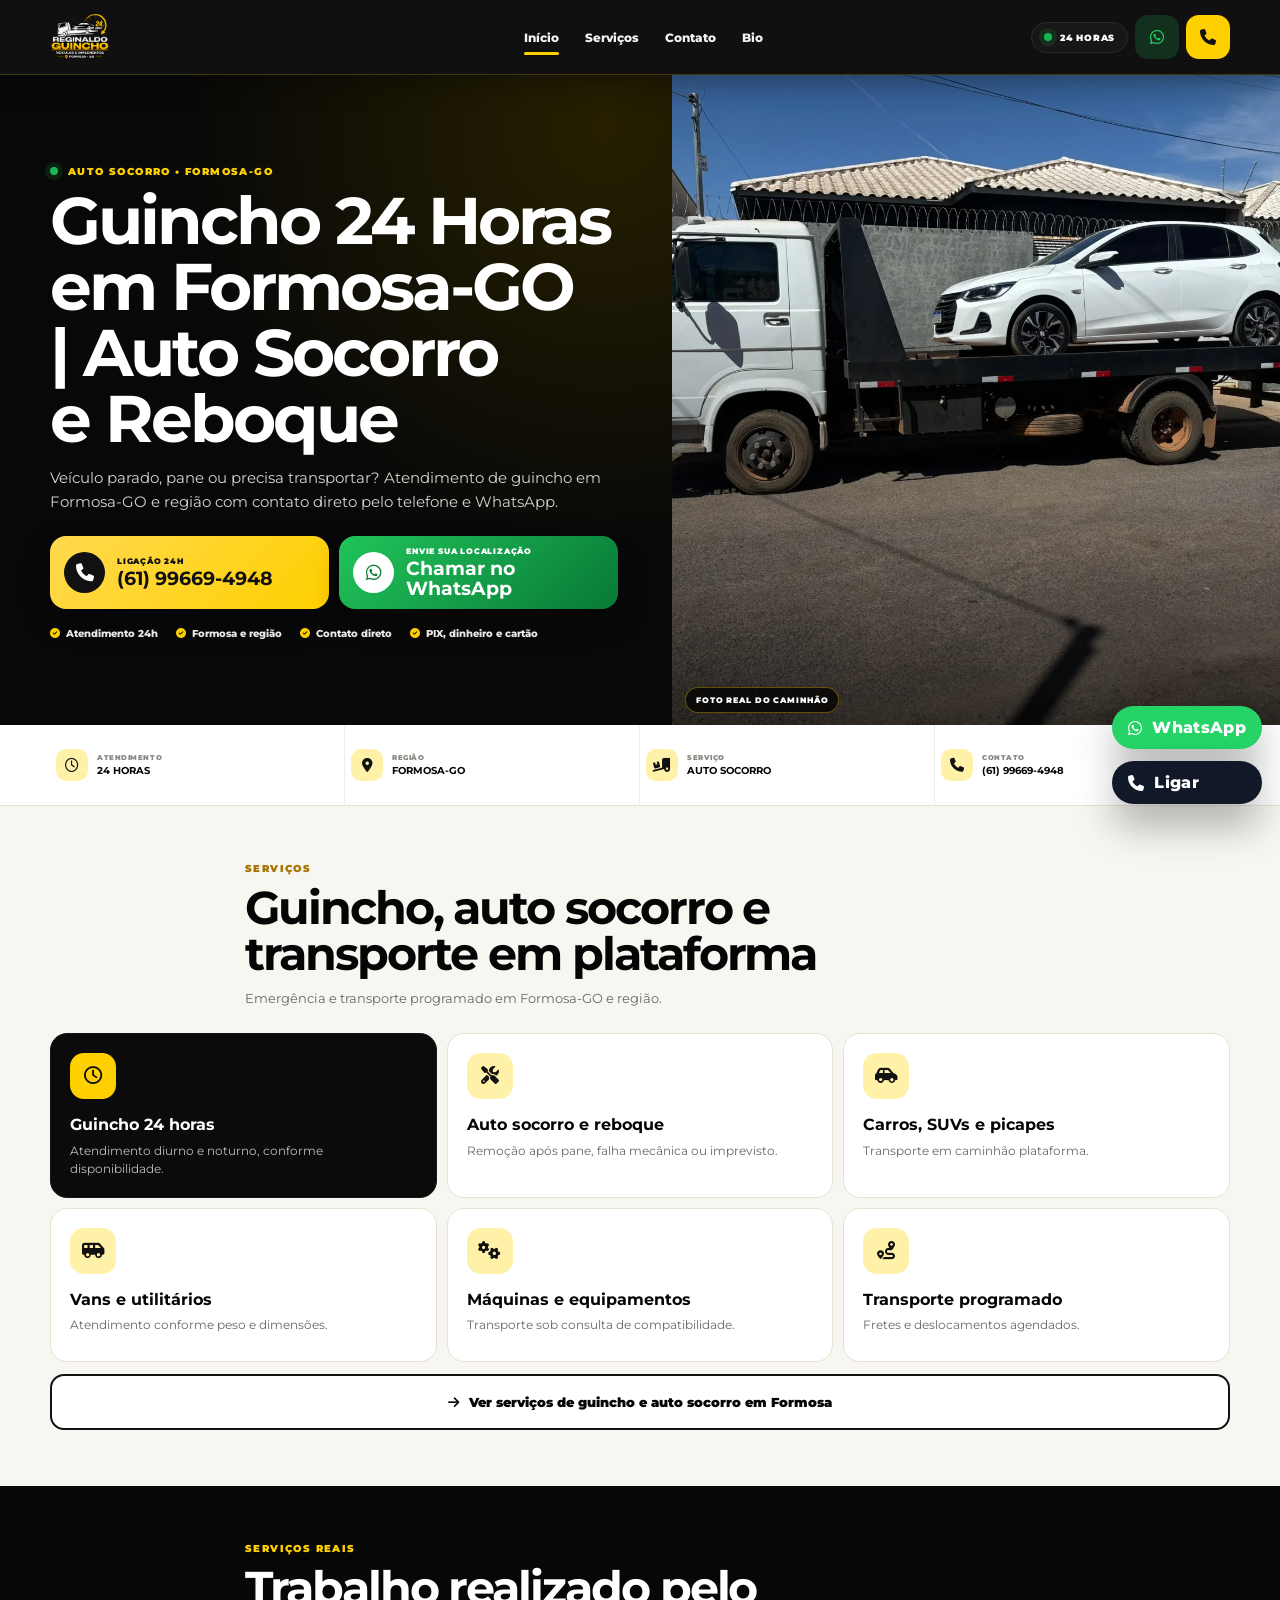
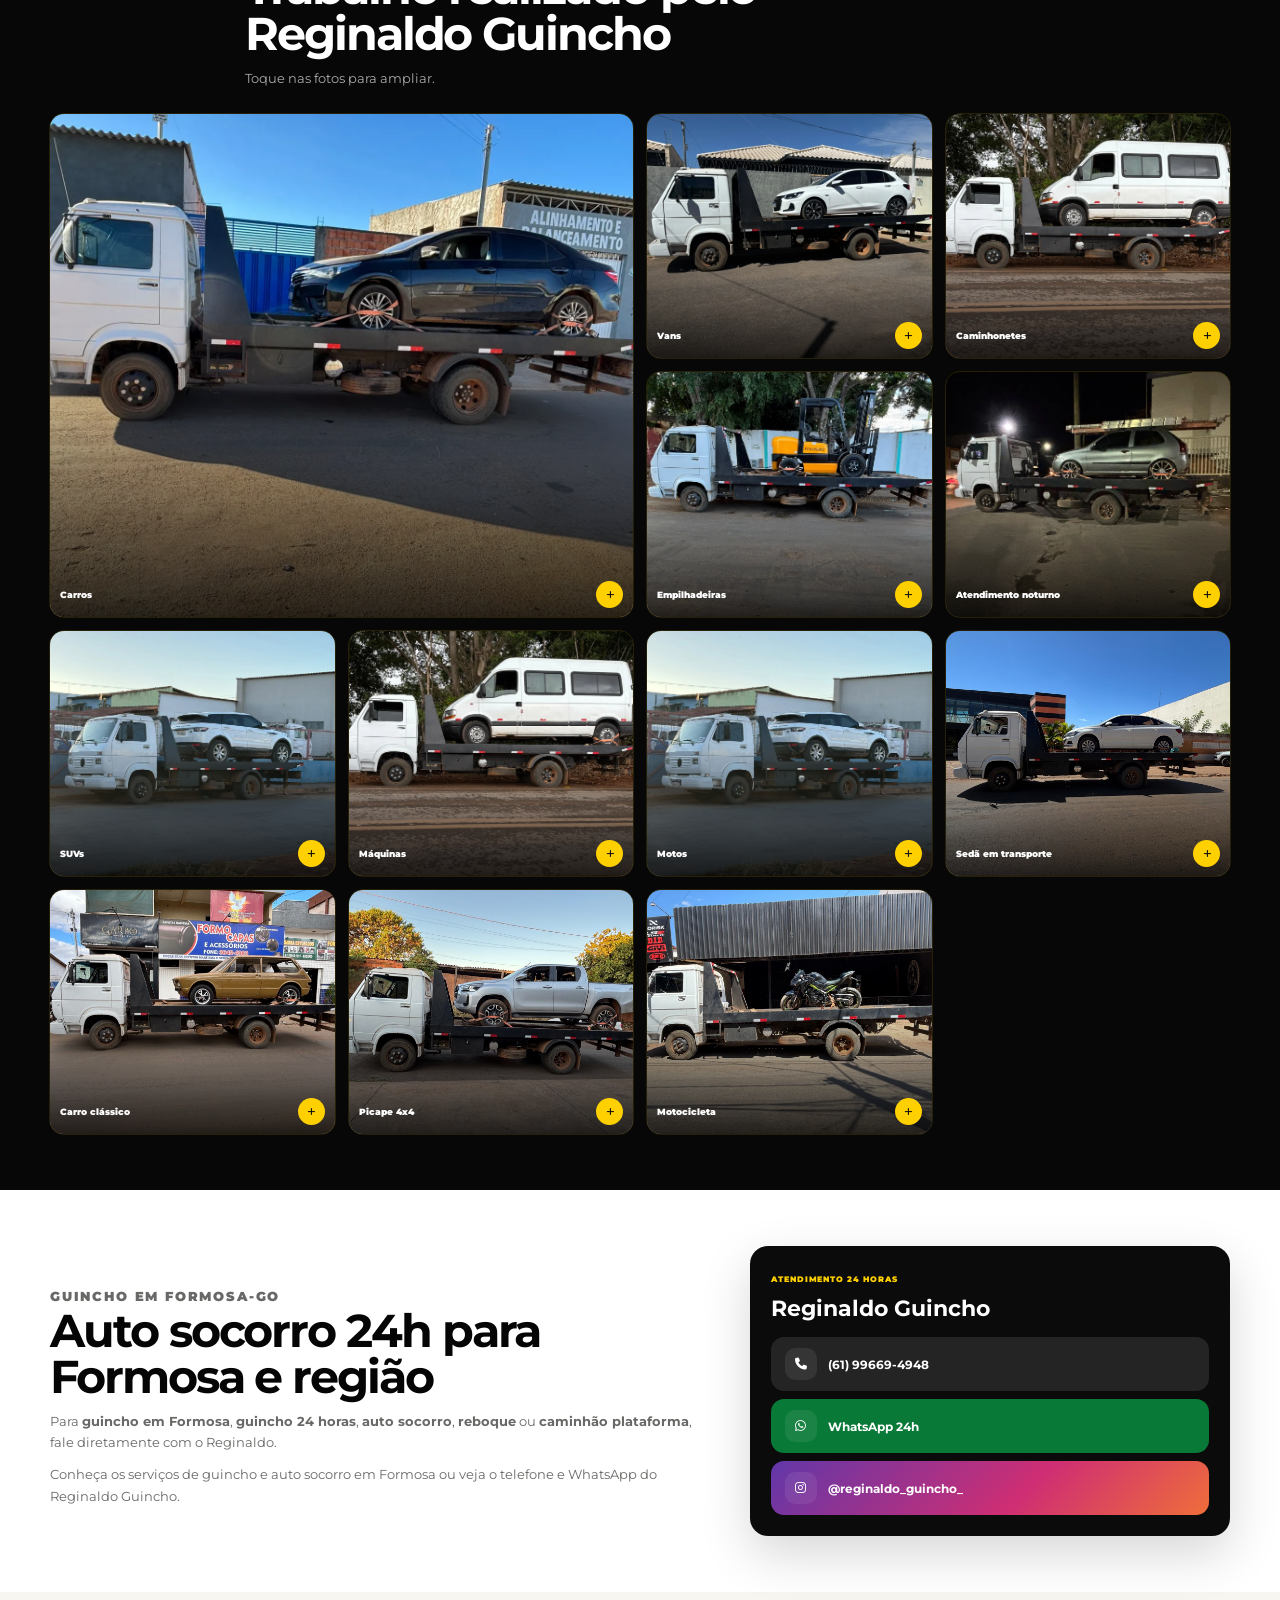
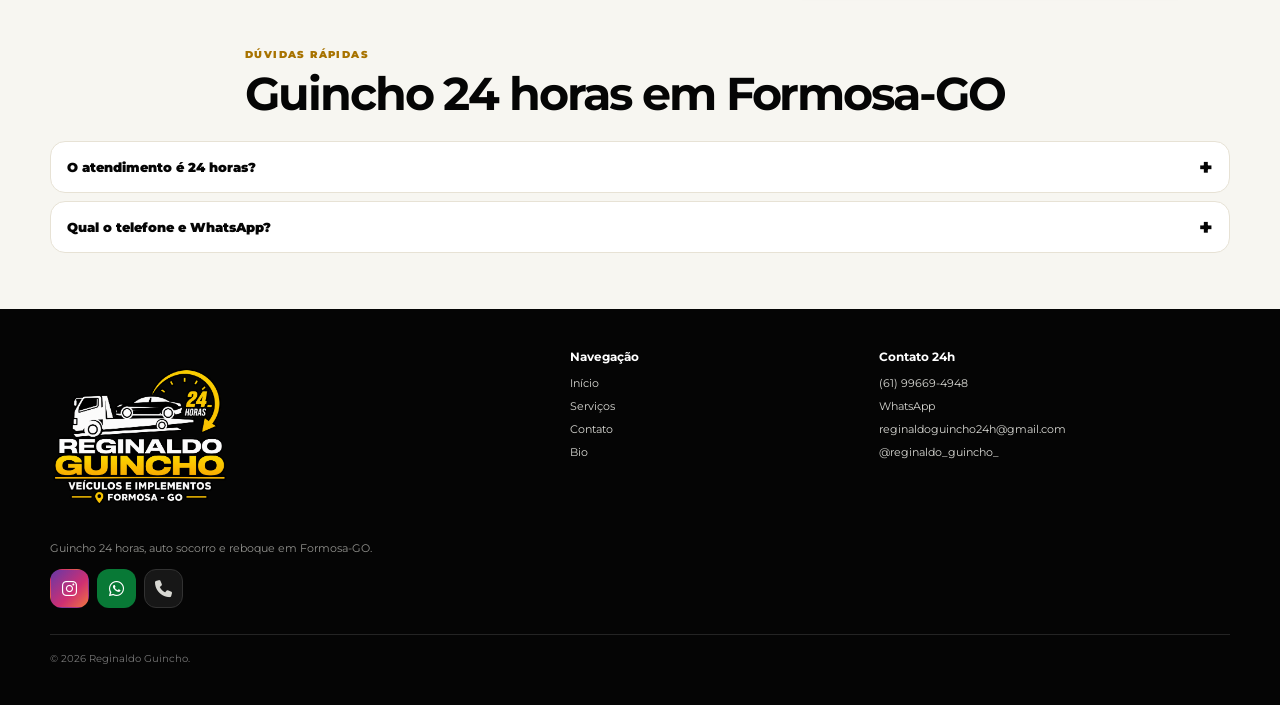
<file: index.html>
<!doctype html><html lang="pt-BR"><head><meta charset="utf-8"><meta name="viewport" content="width=device-width,initial-scale=1,viewport-fit=cover"><title>Guincho 24h em Formosa-GO | Reginaldo Guincho</title><meta name="description" content="Guincho 24 horas em Formosa-GO e região. Auto socorro, reboque e transporte em plataforma. Ligue ou envie sua localização pelo WhatsApp."><meta name="keywords" content="guincho 24 horas Formosa GO, guincho em Formosa GO, auto socorro Formosa GO, reboque em Formosa, transporte de veículos, transporte de implementos, guincho para carros, socorro veicular 24 horas, Reginaldo Guincho"><meta name="robots" content="index,follow,max-image-preview:large"><meta name="theme-color" content="#080808"><meta name="geo.region" content="BR-GO"><meta name="geo.placename" content="Formosa"><link rel="canonical" href="https://www.reginaldoguincho.com.br/"><link rel="image_src" href="https://www.reginaldoguincho.com.br/assets/CARD-VISUALIZACAO.jpeg"><meta property="og:type" content="website"><meta property="og:locale" content="pt_BR"><meta property="og:site_name" content="Reginaldo Guincho"><meta property="og:title" content="Guincho 24h em Formosa-GO | Reginaldo Guincho"><meta property="og:description" content="Auto socorro, reboque e transporte em plataforma em Formosa-GO e região. Atendimento direto por ligação e WhatsApp."><meta property="og:image" content="https://www.reginaldoguincho.com.br/assets/CARD-VISUALIZACAO.jpeg"><meta property="og:image:url" content="https://www.reginaldoguincho.com.br/assets/CARD-VISUALIZACAO.jpeg"><meta property="og:image:secure_url" content="https://www.reginaldoguincho.com.br/assets/CARD-VISUALIZACAO.jpeg"><meta property="og:image:alt" content="Reginaldo Guincho 24 Horas em Formosa-GO"><meta property="og:image:type" content="image/jpeg"><meta property="og:image:width" content="1672"><meta property="og:image:height" content="941"><meta property="og:url" content="https://www.reginaldoguincho.com.br/"><meta name="twitter:card" content="summary_large_image"><meta name="twitter:title" content="Guincho 24h em Formosa-GO | Reginaldo Guincho"><meta name="twitter:description" content="Guincho 24 horas, auto socorro e reboque em Formosa-GO e região. Ligue ou chame no WhatsApp: (61) 99669-4948."><meta name="twitter:image" content="https://www.reginaldoguincho.com.br/assets/CARD-VISUALIZACAO.jpeg"><meta name="twitter:image:alt" content="Reginaldo Guincho 24 Horas em Formosa-GO"><link rel="icon" href="/assets/favicon-32.png"><link rel="manifest" href="/site.webmanifest"><link rel="preload" href="/assets/hero-carro.webp" as="image" fetchpriority="high"><link rel="preconnect" href="https://fonts.googleapis.com"><link rel="preconnect" href="https://cdnjs.cloudflare.com" crossorigin><link href="https://fonts.googleapis.com/css2?family=Montserrat:wght@400;500;600;700;800;900&display=swap" rel="stylesheet"><link rel="stylesheet" href="https://cdnjs.cloudflare.com/ajax/libs/font-awesome/6.5.2/css/all.min.css"><link rel="stylesheet" href="/styles.css"><script async src="https://www.googletagmanager.com/gtag/js?id=AW-18313851023"></script><script>window.dataLayer=window.dataLayer||[];function gtag(){dataLayer.push(arguments)}gtag('js',new Date());gtag('config','AW-18313851023');</script><script type="application/ld+json">{"@context":"https://schema.org","@type":["AutomotiveBusiness","LocalBusiness"],"@id":"https://www.reginaldoguincho.com.br/#business","name":"Reginaldo Guincho","url":"https://www.reginaldoguincho.com.br/","telephone":"+55 61 99669-4948","email":"reginaldoguincho24h@gmail.com","description":"Guincho 24 horas, auto socorro, reboque e transporte em plataforma em Formosa-GO e região.","address":{"@type":"PostalAddress","addressLocality":"Formosa","addressRegion":"GO","addressCountry":"BR"},"areaServed":[{"@type":"City","name":"Formosa"},{"@type":"AdministrativeArea","name":"Região de Formosa-GO"}],"openingHoursSpecification":[{"@type":"OpeningHoursSpecification","dayOfWeek":["Monday","Tuesday","Wednesday","Thursday","Friday","Saturday","Sunday"],"opens":"00:00","closes":"23:59"}],"sameAs":["https://www.instagram.com/reginaldo_guincho_/"],"hasOfferCatalog":{"@type":"OfferCatalog","name":"Serviços de guincho e auto socorro","itemListElement":[{"@type":"Offer","itemOffered":{"@type":"Service","name":"Guincho 24 horas"}},{"@type":"Offer","itemOffered":{"@type":"Service","name":"Auto socorro e reboque"}},{"@type":"Offer","itemOffered":{"@type":"Service","name":"Transporte em caminhão plataforma"}},{"@type":"Offer","itemOffered":{"@type":"Service","name":"Transporte de carros, SUVs, picapes, vans, motos e equipamentos compatíveis"}}]}}</script><script type="application/ld+json">{"@context":"https://schema.org","@type":"FAQPage","mainEntity":[{"@type":"Question","name":"O Reginaldo Guincho atende 24 horas?","acceptedAnswer":{"@type":"Answer","text":"O serviço é divulgado como atendimento 24 horas, conforme disponibilidade operacional."}},{"@type":"Question","name":"Qual o telefone do guincho em Formosa-GO?","acceptedAnswer":{"@type":"Answer","text":"Telefone e WhatsApp: (61) 99669-4948."}}]}</script></head><body><a class="skip-link" href="#conteudo">Pular para o conteúdo</a><header class="site-header"><div class="header-inner"><a class="brand" href="/"><img src="/assets/logo-reginaldo-guincho.webp" alt="Reginaldo Guincho" width="1200" height="900"></a><nav class="desktop-nav" aria-label="Navegação principal"><a href="/" aria-current="page">Início</a><a href="/servicos/">Serviços</a><a href="/contato/">Contato</a><a href="/bio/">Bio</a></nav><div class="header-tools"><span class="status-24h"><span class="live-dot"></span>24 HORAS</span><a class="icon-btn header-social header-whatsapp track-whatsapp" data-location="header_whatsapp" href="https://wa.me/5561996694948?text=Ol%C3%A1%2C%20Reginaldo!%20Preciso%20de%20guincho." target="_blank" rel="noopener noreferrer" aria-label="WhatsApp"><i class="fa-brands fa-whatsapp"></i></a><a class="header-call track-call" data-location="header_call" href="tel:+5561996694948" aria-label="Ligar"><i class="fa-solid fa-phone"></i></a><button class="icon-btn menu-toggle" type="button" data-menu-toggle aria-expanded="false" aria-controls="mobile-menu" aria-label="Abrir menu"><i class="fa-solid fa-bars"></i></button></div></div><nav class="mobile-menu" id="mobile-menu" data-mobile-menu><a href="/" aria-current="page"><i class="fa-solid fa-house"></i> Início</a><a href="/servicos/"><i class="fa-solid fa-truck-ramp-box"></i> Serviços</a><a href="/contato/"><i class="fa-solid fa-headset"></i> Contato</a><a href="/bio/"><i class="fa-solid fa-address-card"></i> Bio</a><a class="instagram-link track-instagram" data-location="mobile_instagram" href="https://www.instagram.com/reginaldo_guincho_?utm_source=site" target="_blank" rel="noopener noreferrer"><i class="fa-brands fa-instagram"></i> @reginaldo_guincho_</a></nav></header><main id="conteudo"><section class="hero"><div class="hero-grid"><div class="hero-panel"><div class="page-width hero-content"><p class="eyebrow"><span class="live-dot"></span>AUTO SOCORRO • FORMOSA-GO</p><h1>Guincho 24 Horas em Formosa-GO | Auto Socorro e Reboque</h1><p class="hero-copy">Veículo parado, pane ou precisa transportar? Atendimento de guincho em Formosa-GO e região com contato direto pelo telefone e WhatsApp.</p><div class="hero-actions"><a class="action-button action-call track-call track-cta" data-location="hero_call" href="tel:+5561996694948"><span class="action-icon"><i class="fa-solid fa-phone"></i></span><span><small>LIGAÇÃO 24H</small><strong>(61) 99669-4948</strong></span></a><a class="action-button action-whatsapp track-whatsapp track-cta" data-location="hero_whatsapp" href="https://wa.me/5561996694948?text=Ol%C3%A1%2C%20Reginaldo!%20Preciso%20de%20guincho.%20Localiza%C3%A7%C3%A3o%3A%20____%20Ve%C3%ADculo%3A%20____" target="_blank" rel="noopener noreferrer"><span class="action-icon"><i class="fa-brands fa-whatsapp"></i></span><span><small>ENVIE SUA LOCALIZAÇÃO</small><strong>Chamar no WhatsApp</strong></span></a></div><ul class="hero-trust"><li><i class="fa-solid fa-circle-check"></i> Atendimento 24h</li><li><i class="fa-solid fa-circle-check"></i> Formosa e região</li><li><i class="fa-solid fa-circle-check"></i> Contato direto</li><li><i class="fa-solid fa-circle-check"></i> PIX, dinheiro e cartão</li></ul></div></div><div class="hero-media"><img src="/assets/hero-carro.webp" width="1600" height="1200" alt="Caminhão plataforma do Reginaldo Guincho em Formosa-GO" fetchpriority="high" decoding="async"><span class="photo-label">FOTO REAL DO CAMINHÃO</span></div></div></section><section class="emergency-strip"><div class="page-width emergency-grid"><div class="emergency-item"><span class="emergency-icon"><i class="fa-regular fa-clock"></i></span><div><small>ATENDIMENTO</small><strong>24 HORAS</strong></div></div><div class="emergency-item"><span class="emergency-icon"><i class="fa-solid fa-location-dot"></i></span><div><small>REGIÃO</small><strong>FORMOSA-GO</strong></div></div><div class="emergency-item"><span class="emergency-icon"><i class="fa-solid fa-truck-ramp-box"></i></span><div><small>SERVIÇO</small><strong>AUTO SOCORRO</strong></div></div><div class="emergency-item"><span class="emergency-icon"><i class="fa-solid fa-phone"></i></span><div><small>CONTATO</small><strong>(61) 99669-4948</strong></div></div></div></section><section class="content-section services-preview reveal"><div class="page-width section-heading"><p class="kicker">SERVIÇOS</p><h2>Guincho, auto socorro e transporte em plataforma</h2><p>Emergência e transporte programado em Formosa-GO e região.</p></div><div class="page-width services-grid"><article class="service-card featured"><span class="service-icon-box"><i class="fa-regular fa-clock"></i></span><h3>Guincho 24 horas</h3><p>Atendimento diurno e noturno, conforme disponibilidade.</p></article><article class="service-card"><span class="service-icon-box"><i class="fa-solid fa-screwdriver-wrench"></i></span><h3>Auto socorro e reboque</h3><p>Remoção após pane, falha mecânica ou imprevisto.</p></article><article class="service-card"><span class="service-icon-box"><i class="fa-solid fa-car-side"></i></span><h3>Carros, SUVs e picapes</h3><p>Transporte em caminhão plataforma.</p></article><article class="service-card"><span class="service-icon-box"><i class="fa-solid fa-van-shuttle"></i></span><h3>Vans e utilitários</h3><p>Atendimento conforme peso e dimensões.</p></article><article class="service-card"><span class="service-icon-box"><i class="fa-solid fa-gears"></i></span><h3>Máquinas e equipamentos</h3><p>Transporte sob consulta de compatibilidade.</p></article><article class="service-card"><span class="service-icon-box"><i class="fa-solid fa-route"></i></span><h3>Transporte programado</h3><p>Fretes e deslocamentos agendados.</p></article></div><div class="page-width"><a class="outline-cta" href="/servicos/"><i class="fa-solid fa-arrow-right"></i> Ver serviços de guincho e auto socorro em Formosa</a></div></section><section class="content-section gallery-section reveal"><div class="page-width section-heading light-heading"><p class="kicker">SERVIÇOS REAIS</p><h2>Trabalho realizado pelo Reginaldo Guincho</h2><p>Toque nas fotos para ampliar.</p></div><div class="page-width gallery-grid gallery-grid--rich"><button class="gallery-item gallery-main" data-full="/assets/corolla.webp" data-label="Transporte de sedã em caminhão plataforma"><img src="/assets/corolla.webp" alt="Guincho transportando carro sedã em Formosa-GO" loading="lazy"><span>Carros <i class="fa-solid fa-plus"></i></span></button><button class="gallery-item" data-full="/assets/hero-carro.webp" data-label="Transporte de van utilitária"><img src="/assets/hero-carro.webp" alt="Guincho transportando van utilitária" loading="lazy"><span>Vans <i class="fa-solid fa-plus"></i></span></button><button class="gallery-item" data-full="/assets/van.webp" data-label="Transporte de caminhonete"><img src="/assets/van.webp" alt="Guincho transportando caminhonete" loading="lazy"><span>Caminhonetes <i class="fa-solid fa-plus"></i></span></button><button class="gallery-item" data-full="/assets/empilhadeira.webp" data-label="Transporte de empilhadeira"><img src="/assets/empilhadeira.webp" alt="Guincho transportando empilhadeira" loading="lazy"><span>Empilhadeiras <i class="fa-solid fa-plus"></i></span></button><button class="gallery-item" data-full="/assets/noturno.webp" data-label="Atendimento noturno"><img src="/assets/noturno.webp" alt="Atendimento noturno de guincho" loading="lazy"><span>Atendimento noturno <i class="fa-solid fa-plus"></i></span></button><button class="gallery-item" data-full="/assets/suv.webp" data-label="Transporte de SUV"><img src="/assets/suv.webp" alt="Guincho transportando SUV" loading="lazy"><span>SUVs <i class="fa-solid fa-plus"></i></span></button><button class="gallery-item" data-full="/assets/van.webp" data-label="Transporte de maquinário"><img src="/assets/van.webp" alt="Guincho transportando maquinário vermelho" loading="lazy"><span>Máquinas <i class="fa-solid fa-plus"></i></span></button><button class="gallery-item" data-full="/assets/suv.webp" data-label="Transporte de moto"><img src="/assets/suv.webp" alt="Guincho transportando motocicleta" loading="lazy"><span>Motos <i class="fa-solid fa-plus"></i></span></button></div></section><section class="content-section local-section reveal"><div class="page-width local-layout"><div><p class="kicker">GUINCHO EM FORMOSA-GO</p><h2>Auto socorro 24h para Formosa e região</h2><p>Para <strong>guincho em Formosa</strong>, <strong>guincho 24 horas</strong>, <strong>auto socorro</strong>, <strong>reboque</strong> ou <strong>caminhão plataforma</strong>, fale diretamente com o Reginaldo.</p><p><a href="/servicos/">Conheça os serviços de guincho e auto socorro em Formosa</a> ou <a href="/contato/">veja o telefone e WhatsApp do Reginaldo Guincho</a>.</p></div><aside class="contact-card"><span class="contact-card-label">ATENDIMENTO 24 HORAS</span><h3>Reginaldo Guincho</h3><a class="contact-line track-call" data-location="local_call" href="tel:+5561996694948"><span class="contact-line-icon"><i class="fa-solid fa-phone"></i></span><strong>(61) 99669-4948</strong></a><a class="contact-line whatsapp track-whatsapp" data-location="local_whatsapp" href="https://wa.me/5561996694948" target="_blank" rel="noopener noreferrer"><span class="contact-line-icon"><i class="fa-brands fa-whatsapp"></i></span><strong>WhatsApp 24h</strong></a><a class="contact-line instagram track-instagram" data-location="local_instagram" href="https://www.instagram.com/reginaldo_guincho_?utm_source=site" target="_blank" rel="noopener noreferrer"><span class="contact-line-icon"><i class="fa-brands fa-instagram"></i></span><strong>@reginaldo_guincho_</strong></a></aside></div></section><section class="content-section faq-section reveal"><div class="page-width section-heading"><p class="kicker">DÚVIDAS RÁPIDAS</p><h2>Guincho 24 horas em Formosa-GO</h2></div><div class="page-width faq-list"><details><summary>O atendimento é 24 horas?</summary><p>O serviço é divulgado como 24 horas, sujeito à disponibilidade operacional, localização e tipo de veículo.</p></details><details><summary>Qual o telefone e WhatsApp?</summary><p><strong>(61) 99669-4948</strong>.</p></details></div></section></main><footer class="footer"><div class="page-width footer-grid"><div class="footer-brand"><img src="/assets/logo-reginaldo-guincho.webp" alt="Reginaldo Guincho"><p>Guincho 24 horas, auto socorro e reboque em Formosa-GO.</p><div class="footer-socials"><a class="instagram track-instagram" data-location="footer_instagram" href="https://www.instagram.com/reginaldo_guincho_?utm_source=site" target="_blank" rel="noopener noreferrer" aria-label="Instagram"><i class="fa-brands fa-instagram"></i></a><a class="whatsapp track-whatsapp" data-location="footer_whatsapp" href="https://wa.me/5561996694948" target="_blank" rel="noopener noreferrer" aria-label="WhatsApp"><i class="fa-brands fa-whatsapp"></i></a><a class="track-call" data-location="footer_phone" href="tel:+5561996694948" aria-label="Telefone"><i class="fa-solid fa-phone"></i></a></div></div><nav class="footer-links"><strong>Navegação</strong><a href="/">Início</a><a href="/servicos/">Serviços</a><a href="/contato/">Contato</a><a href="/bio/">Bio</a></nav><div class="footer-contact"><strong>Contato 24h</strong><a href="tel:+5561996694948">(61) 99669-4948</a><a href="https://wa.me/5561996694948">WhatsApp</a><a href="mailto:reginaldoguincho24h@gmail.com">reginaldoguincho24h@gmail.com</a><a href="https://www.instagram.com/reginaldo_guincho_?utm_source=site" target="_blank" rel="noopener noreferrer">@reginaldo_guincho_</a></div></div><div class="page-width footer-bottom">© <span id="current-year">2026</span> Reginaldo Guincho.</div></footer><div class="lightbox" id="lightbox" role="dialog" aria-modal="true" aria-labelledby="lightbox-caption" hidden><button class="lightbox-close" id="lightbox-close" aria-label="Fechar">×</button><figure><img id="lightbox-image" src="/assets/corolla.webp" alt=""><figcaption id="lightbox-caption"></figcaption></figure></div><div class="floating-quick-actions" aria-label="Contato rápido"><a class="floating-quick whatsapp track-whatsapp track-cta" data-location="floating_whatsapp" href="https://wa.me/5561996694948?text=Ol%C3%A1%2C%20Reginaldo!%20Preciso%20de%20guincho.%20Minha%20localiza%C3%A7%C3%A3o%20%C3%A9%3A%20____%20Ve%C3%ADculo%3A%20____" target="_blank" rel="noopener noreferrer" aria-label="Chamar no WhatsApp"><i class="fa-brands fa-whatsapp"></i><span>WhatsApp</span></a><a class="floating-quick phone track-call" data-location="floating_phone" href="tel:+5561996694948" aria-label="Ligar agora"><i class="fa-solid fa-phone"></i><span>Ligar</span></a></div><nav class="mobile-contact-bar"><a class="mobile-call track-call" data-location="mobile_call" href="tel:+5561996694948"><i class="fa-solid fa-phone"></i> LIGAR</a><a class="mobile-whatsapp track-whatsapp" data-location="mobile_whatsapp" href="https://wa.me/5561996694948" target="_blank" rel="noopener noreferrer"><i class="fa-brands fa-whatsapp"></i> WHATSAPP</a></nav><script src="/script.js" defer></script></body></html>
</file>
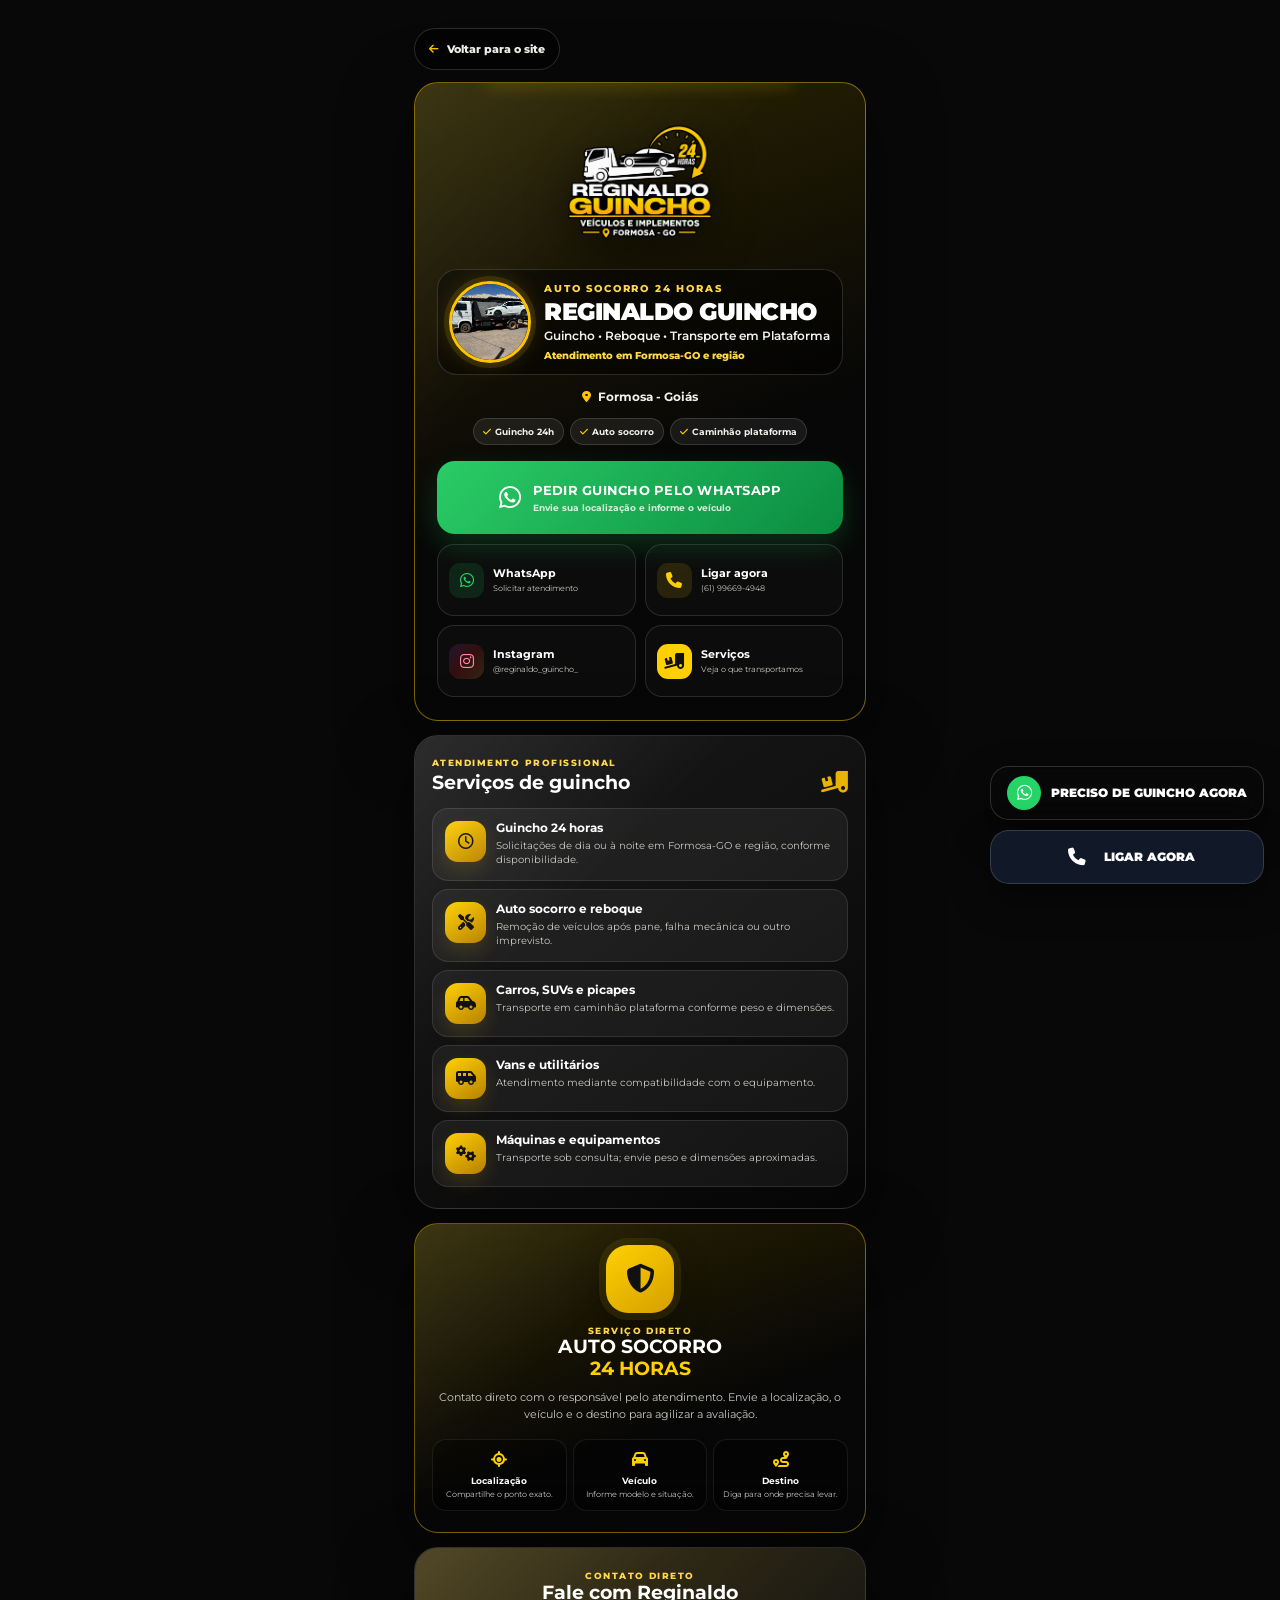
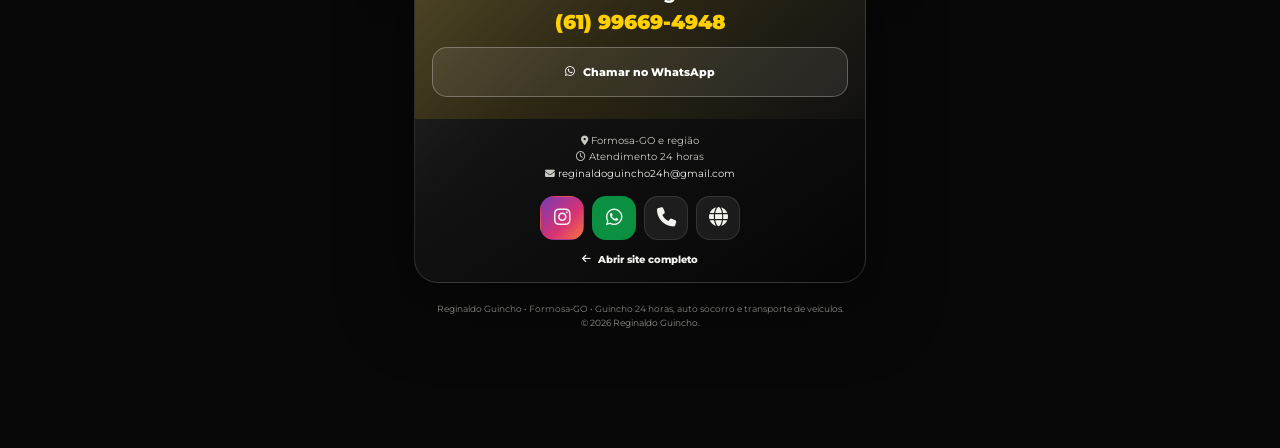
<file: bio/index.html>
<!doctype html>
<html lang="pt-BR">
<head>
  <meta charset="utf-8">
  <meta name="viewport" content="width=device-width,initial-scale=1,viewport-fit=cover">
  <title>Reginaldo Guincho | Contato rápido</title>
  <meta name="description" content="Contato rápido do Reginaldo Guincho em Formosa-GO. Telefone, WhatsApp, Instagram e acesso aos serviços.">
  <meta name="robots" content="noindex,follow">
  <meta name="theme-color" content="#070707">
  <link rel="canonical" href="https://www.reginaldoguincho.com.br/bio/">
  <meta property="og:type" content="profile"><meta property="og:locale" content="pt_BR"><meta property="og:site_name" content="Reginaldo Guincho"><meta property="og:title" content="Reginaldo Guincho | Bio e Contatos"><meta property="og:description" content="Guincho 24h e auto socorro em Formosa-GO. (61) 99669-4948."><meta property="og:image" content="https://www.reginaldoguincho.com.br/og-reginaldo-guincho-24h-v2.jpg"><meta property="og:image:alt" content="Reginaldo Guincho 24 Horas em Formosa - GO"><meta property="og:url" content="https://www.reginaldoguincho.com.br/bio/"><meta name="twitter:card" content="summary_large_image"><meta name="twitter:image" content="https://www.reginaldoguincho.com.br/og-reginaldo-guincho-24h-v2.jpg">
  <link rel="icon" href="/assets/favicon-32.png">
  <link rel="preconnect" href="https://fonts.googleapis.com"><link rel="preconnect" href="https://fonts.gstatic.com" crossorigin><link rel="preconnect" href="https://cdnjs.cloudflare.com" crossorigin>
  <link href="https://fonts.googleapis.com/css2?family=Montserrat:wght@400;500;600;700;800;900&display=swap" rel="stylesheet">
  <link rel="stylesheet" href="https://cdnjs.cloudflare.com/ajax/libs/font-awesome/6.5.2/css/all.min.css">
  <link rel="stylesheet" href="/bio/bio.css">
  <style>.bio-logo{width:200px!important;height:150px!important;max-width:200px!important;max-height:200px!important;object-fit:contain!important;object-position:center!important;margin:0 auto 10px!important}.bio-back-home{display:inline-flex;align-items:center;gap:8px;min-height:42px;margin:0 0 12px;padding:0 14px;border:1px solid rgba(255,255,255,.16);border-radius:999px;color:#fff;background:rgba(0,0,0,.38);font-size:.68rem;font-weight:800;backdrop-filter:blur(12px)}.bio-back-home i{color:#ffc400}@media(max-width:420px){.bio-logo{width:180px!important;height:135px!important;max-width:180px!important;max-height:180px!important}.bio-back-home{min-height:40px}}</style>
  <script type="application/ld+json">{"@context":"https://schema.org","@type":"ProfilePage","name":"Bio Reginaldo Guincho","mainEntity":{"@type":"AutomotiveBusiness","name":"Reginaldo Guincho","telephone":"+55 61 99669-4948","email":"reginaldoguincho24h@gmail.com","description":"Guincho 24 horas, auto socorro, reboque e transporte de veículos em Formosa-GO e região.","areaServed":"Formosa-GO e região","sameAs":["https://www.instagram.com/reginaldo_guincho_"]}}</script>
</head>
<body>
  <main class="bio-app">
    <a class="bio-back-home" href="/" aria-label="Voltar para a página inicial"><i class="fa-solid fa-arrow-left"></i> Voltar para o site</a>
    <header class="bio-glass bio-hero reveal visible">
      <img class="bio-logo" src="/assets/logo-reginaldo-guincho.webp" alt="Reginaldo Guincho - Veículos e Implementos" width="200" height="150">

      <div class="bio-identity">
        <div class="bio-avatar"><img src="/assets/hero-carro.webp" alt="Caminhão plataforma do Reginaldo Guincho"></div>
        <div>
          <div class="bio-eyebrow">Auto Socorro 24 Horas</div>
          <h1>REGINALDO GUINCHO</h1>
          <div class="bio-role">Guincho • Reboque • Transporte em Plataforma</div>
          <div class="bio-slogan">Atendimento em Formosa-GO e região</div>
        </div>
      </div>

      <div class="bio-location"><i class="fa-solid fa-location-dot"></i><strong>Formosa - Goiás</strong></div>

      <div class="bio-trust">
        <span><i class="fa-solid fa-check"></i>Guincho 24h</span>
        <span><i class="fa-solid fa-check"></i>Auto socorro</span>
        <span><i class="fa-solid fa-check"></i>Caminhão plataforma</span>
      </div>

      <a class="bio-cta track-whatsapp track-cta" data-location="bio_main_whatsapp" href="https://wa.me/5561996694948?text=Ol%C3%A1%2C%20Reginaldo!%20Preciso%20de%20um%20guincho.%20Minha%20localiza%C3%A7%C3%A3o%20%C3%A9%3A%20____%20Ve%C3%ADculo%3A%20____" target="_blank" rel="noopener noreferrer" aria-label="Pedir guincho pelo WhatsApp">
        <i class="fa-brands fa-whatsapp"></i>
        <span><strong>PEDIR GUINCHO PELO WHATSAPP</strong><small>Envie sua localização e informe o veículo</small></span>
      </a>

      <div class="bio-quick">
        <a class="bio-action wa track-whatsapp" data-location="bio_quick_whatsapp" href="https://wa.me/5561996694948" target="_blank" rel="noopener noreferrer"><span class="icon"><i class="fa-brands fa-whatsapp"></i></span><span><strong>WhatsApp</strong><small>Solicitar atendimento</small></span></a>
        <a class="bio-action track-call" data-location="bio_quick_phone" href="tel:+5561996694948"><span class="icon"><i class="fa-solid fa-phone"></i></span><span><strong>Ligar agora</strong><small>(61) 99669-4948</small></span></a>
        <a class="bio-action ig track-instagram" data-location="bio_quick_instagram" href="https://www.instagram.com/reginaldo_guincho_?utm_source=bio" target="_blank" rel="noopener noreferrer"><span class="icon"><i class="fa-brands fa-instagram"></i></span><span><strong>Instagram</strong><small>@reginaldo_guincho_</small></span></a>
        <a class="bio-action service" href="/servicos/"><span class="icon"><i class="fa-solid fa-truck-ramp-box"></i></span><span><strong>Serviços</strong><small>Veja o que transportamos</small></span></a>
      </div>
    </header>

    <section class="bio-glass bio-section reveal" id="servicos">
      <div class="bio-section-head"><div><div class="bio-kicker">Atendimento profissional</div><h2>Serviços de guincho</h2></div><i class="fa-solid fa-truck-ramp-box"></i></div>
      <div class="bio-service-list">
        <article class="bio-service"><span class="bio-service-icon"><i class="fa-regular fa-clock"></i></span><div><h3>Guincho 24 horas</h3><p>Solicitações de dia ou à noite em Formosa-GO e região, conforme disponibilidade.</p></div></article>
        <article class="bio-service"><span class="bio-service-icon"><i class="fa-solid fa-screwdriver-wrench"></i></span><div><h3>Auto socorro e reboque</h3><p>Remoção de veículos após pane, falha mecânica ou outro imprevisto.</p></div></article>
        <article class="bio-service"><span class="bio-service-icon"><i class="fa-solid fa-car-side"></i></span><div><h3>Carros, SUVs e picapes</h3><p>Transporte em caminhão plataforma conforme peso e dimensões.</p></div></article>
        <article class="bio-service"><span class="bio-service-icon"><i class="fa-solid fa-van-shuttle"></i></span><div><h3>Vans e utilitários</h3><p>Atendimento mediante compatibilidade com o equipamento.</p></div></article>
        <article class="bio-service"><span class="bio-service-icon"><i class="fa-solid fa-gears"></i></span><div><h3>Máquinas e equipamentos</h3><p>Transporte sob consulta; envie peso e dimensões aproximadas.</p></div></article>
      </div>
    </section>

    <section class="bio-glass bio-section bio-feature reveal">
      <div class="bio-feature-icon"><i class="fa-solid fa-shield-halved"></i></div>
      <div class="bio-kicker">Serviço direto</div>
      <h2>AUTO SOCORRO <span>24 HORAS</span></h2>
      <p>Contato direto com o responsável pelo atendimento. Envie a localização, o veículo e o destino para agilizar a avaliação.</p>
      <div class="bio-benefits">
        <div class="bio-benefit"><i class="fa-solid fa-location-crosshairs"></i><strong>Localização</strong><small>Compartilhe o ponto exato.</small></div>
        <div class="bio-benefit"><i class="fa-solid fa-car"></i><strong>Veículo</strong><small>Informe modelo e situação.</small></div>
        <div class="bio-benefit"><i class="fa-solid fa-route"></i><strong>Destino</strong><small>Diga para onde precisa levar.</small></div>
      </div>
    </section>

    <section class="bio-glass bio-section bio-contact reveal">
      <div class="bio-contact-top">
        <div class="bio-kicker">Contato direto</div>
        <h2>Fale com Reginaldo</h2>
        <a class="bio-phone track-call" data-location="bio_contact_phone" href="tel:+5561996694948">(61) 99669-4948</a>
        <a class="bio-outline track-whatsapp" data-location="bio_contact_whatsapp" href="https://wa.me/5561996694948" target="_blank" rel="noopener noreferrer"><i class="fa-brands fa-whatsapp"></i> Chamar no WhatsApp</a>
      </div>
      <div class="bio-contact-meta">
        <div><i class="fa-solid fa-location-dot"></i> Formosa-GO e região</div>
        <div><i class="fa-regular fa-clock"></i> Atendimento 24 horas</div>
        <div><i class="fa-solid fa-envelope"></i> <a href="mailto:reginaldoguincho24h@gmail.com">reginaldoguincho24h@gmail.com</a></div>
        <div class="bio-socials" aria-label="Redes sociais e contato">
          <a class="instagram track-instagram" data-location="bio_social_instagram" href="https://www.instagram.com/reginaldo_guincho_?utm_source=bio" target="_blank" rel="noopener noreferrer" aria-label="Instagram"><i class="fa-brands fa-instagram"></i></a>
          <a class="whatsapp track-whatsapp" data-location="bio_social_whatsapp" href="https://wa.me/5561996694948" target="_blank" rel="noopener noreferrer" aria-label="WhatsApp"><i class="fa-brands fa-whatsapp"></i></a>
          <a class="track-call" data-location="bio_social_phone" href="tel:+5561996694948" aria-label="Telefone"><i class="fa-solid fa-phone"></i></a>
          <a href="/" aria-label="Site completo"><i class="fa-solid fa-globe"></i></a>
        </div>
        <a class="bio-home-link" href="/"><i class="fa-solid fa-arrow-left"></i> Abrir site completo</a>
      </div>
    </section>

    <footer class="bio-footer">
      Reginaldo Guincho • Formosa-GO • Guincho 24 horas, auto socorro e transporte de veículos.<br>
      © <span id="current-year">2026</span> Reginaldo Guincho.
    </footer>
  </main>

  <div class="bio-floating-stack"><a class="bio-floating track-whatsapp track-cta" data-location="bio_floating_whatsapp" href="https://wa.me/5561996694948?text=Ol%C3%A1%2C%20Reginaldo!%20Preciso%20de%20guincho." target="_blank" rel="noopener noreferrer"><i class="fa-brands fa-whatsapp"></i> PRECISO DE GUINCHO AGORA</a><a class="bio-floating bio-floating-phone track-call" data-location="bio_floating_phone" href="tel:+5561996694948"><i class="fa-solid fa-phone"></i> LIGAR AGORA</a></div>

  <script src="/script.js" defer></script>
</body>
</html>
</file>
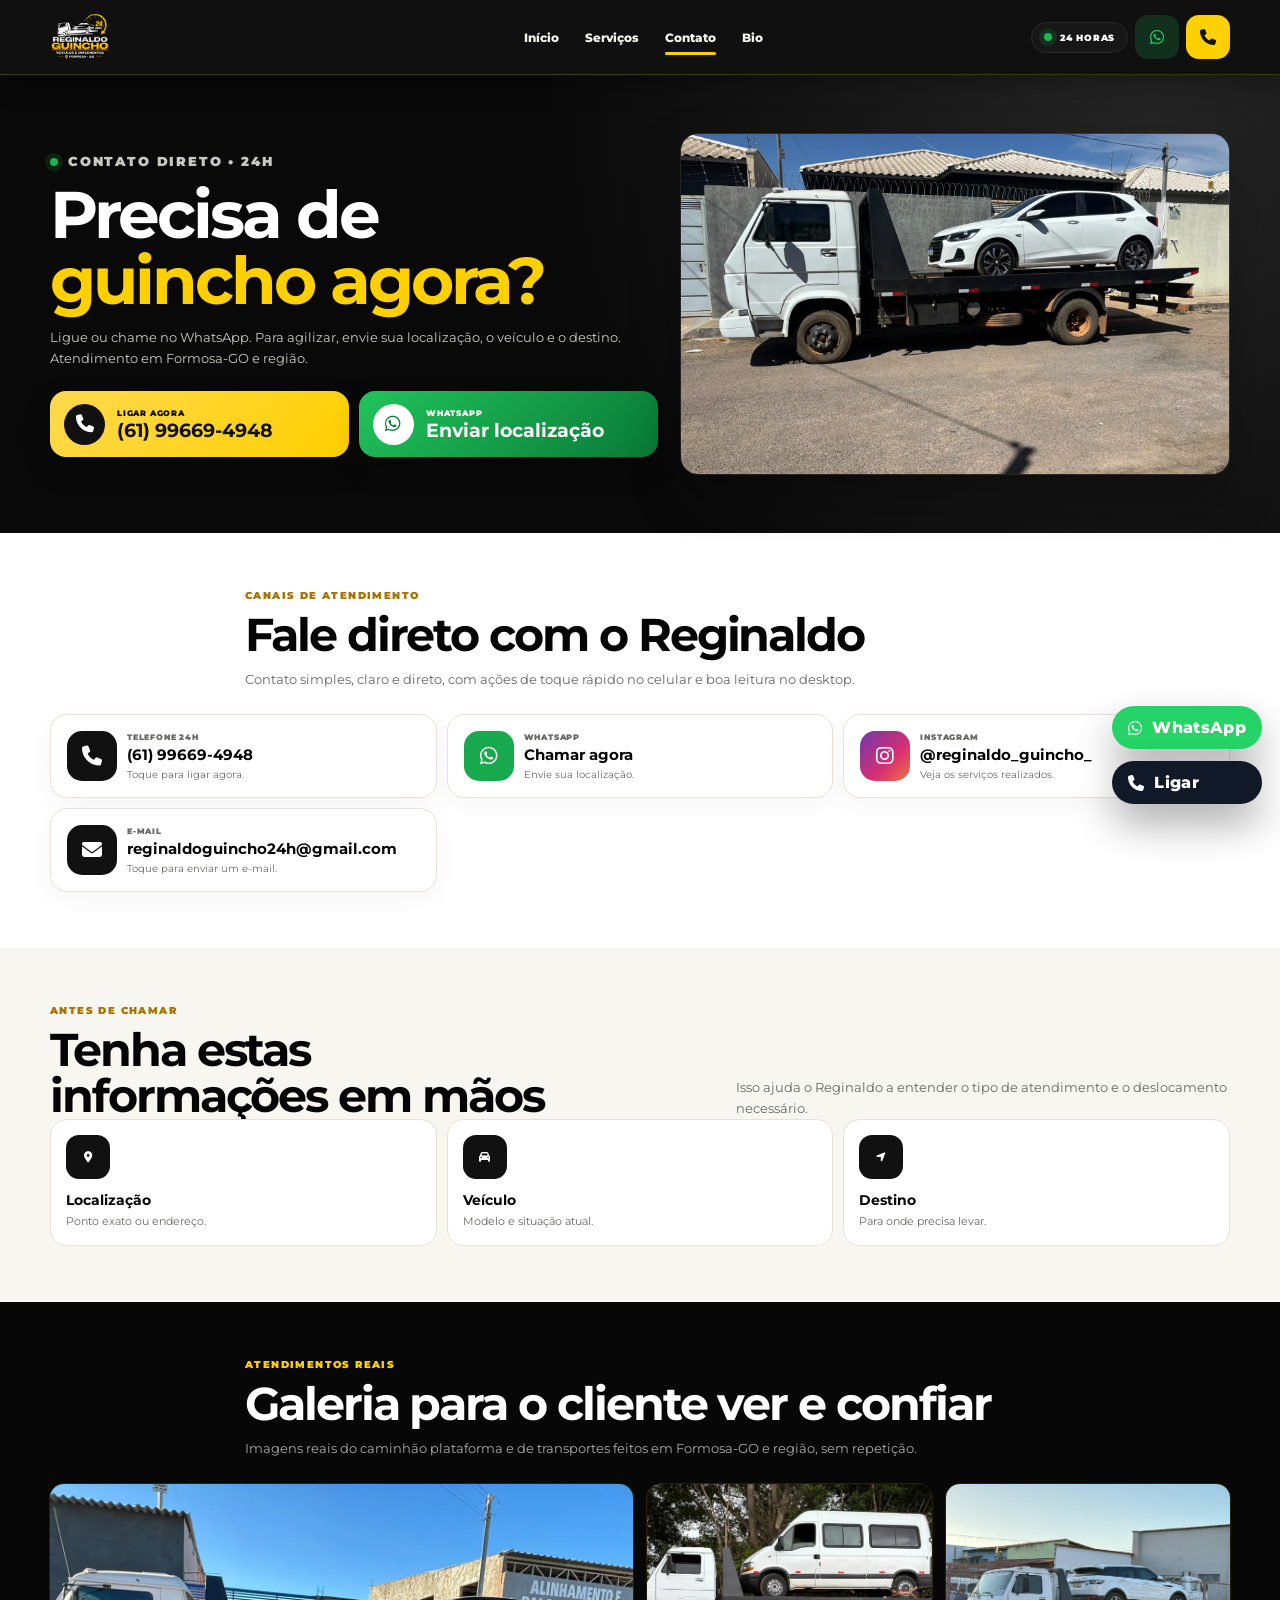
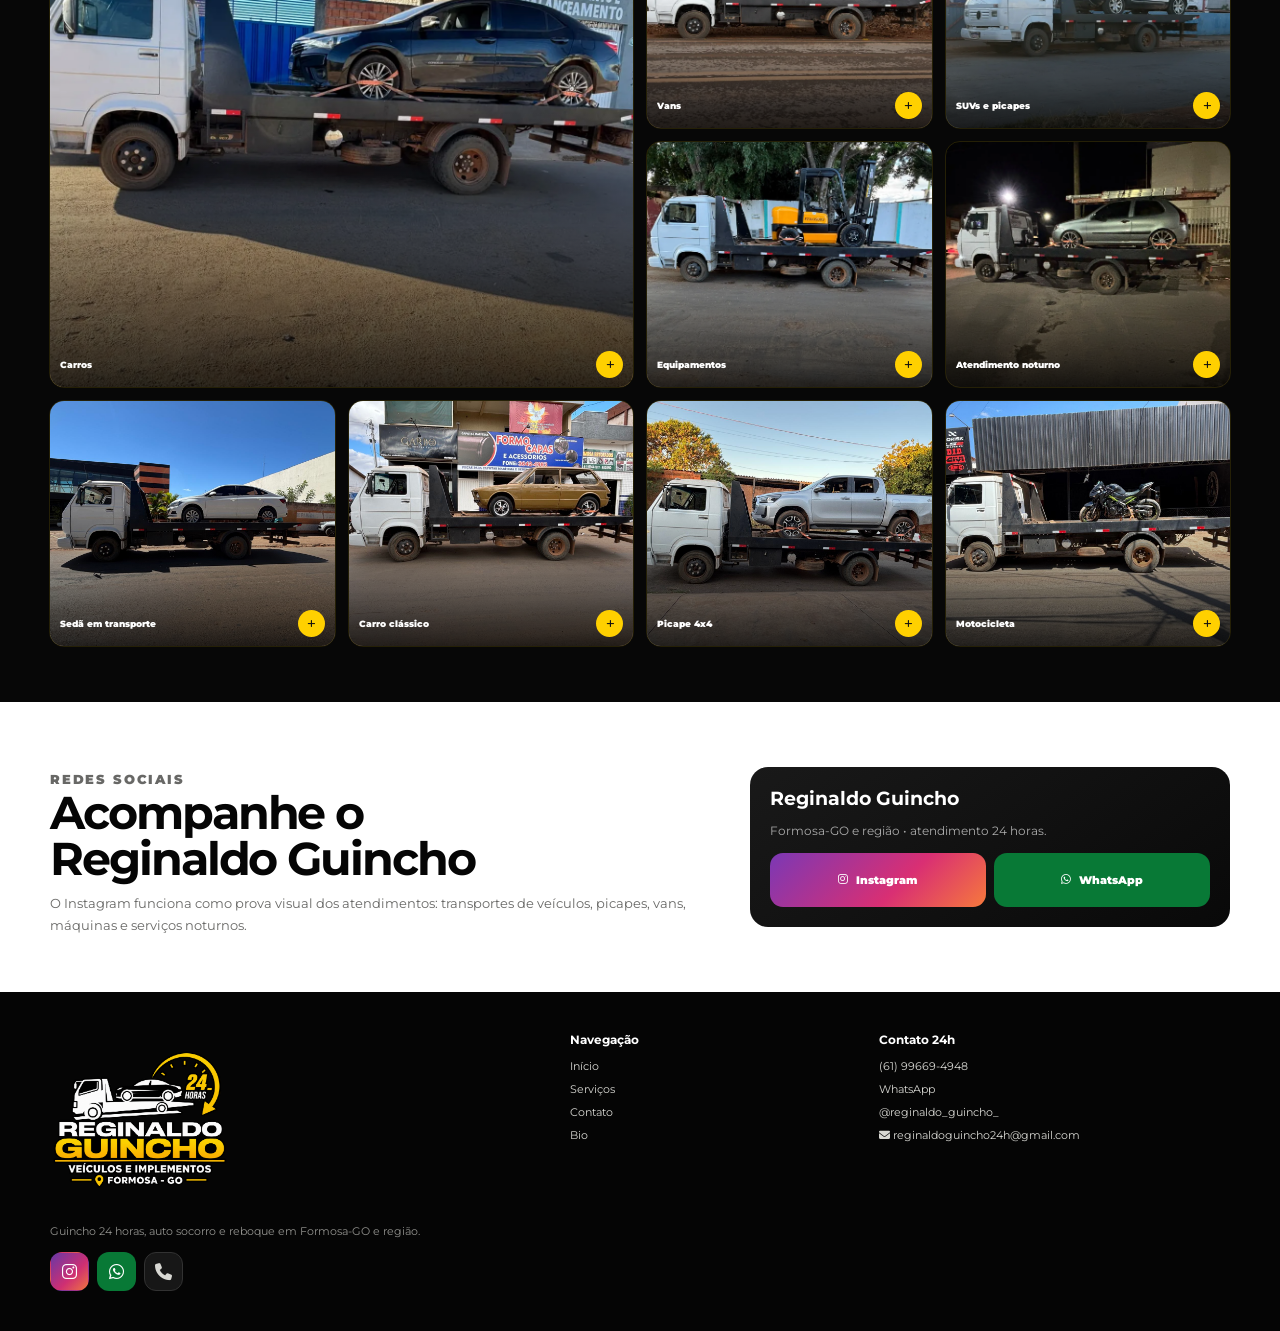
<file: contato/index.html>
<!doctype html><html lang="pt-BR"><head><meta charset="utf-8"><meta name="viewport" content="width=device-width,initial-scale=1,viewport-fit=cover"><title>Contato Guincho 24h em Formosa-GO | Reginaldo Guincho</title><meta name="description" content="Contato rápido com Reginaldo Guincho em Formosa-GO. Ligue ou chame no WhatsApp para guincho 24h, auto socorro e transporte em caminhão plataforma. Atendimento direto: (61) 99669-4948."><meta name="keywords" content="contato guincho Formosa GO, telefone guincho Formosa, whatsapp guincho Formosa, guincho 24h Formosa GO, auto socorro Formosa Goiás"><meta name="robots" content="index,follow,max-image-preview:large,max-snippet:-1"><meta name="theme-color" content="#080808"><link rel="canonical" href="/contato/"><meta property="og:type" content="website"><meta property="og:locale" content="pt_BR"><meta property="og:site_name" content="Reginaldo Guincho"><meta property="og:title" content="Contato Guincho 24h em Formosa-GO | Reginaldo Guincho"><meta property="og:description" content="Ligue ou mande WhatsApp para pedir guincho 24h em Formosa-GO."><meta property="og:image" content="/assets/corolla.webp"><link rel="icon" href="/assets/favicon-32.png"><link rel="preconnect" href="https://fonts.googleapis.com"><link rel="preconnect" href="https://fonts.gstatic.com" crossorigin><link rel="preconnect" href="https://cdnjs.cloudflare.com" crossorigin><link href="https://fonts.googleapis.com/css2?family=Montserrat:wght@400;500;600;700;800;900&display=swap" rel="stylesheet"><link rel="stylesheet" href="https://cdnjs.cloudflare.com/ajax/libs/font-awesome/6.5.2/css/all.min.css"><link rel="stylesheet" href="/styles.css"><script type="application/ld+json">{"@context":"https://schema.org","@type":"ContactPage","name":"Contato Reginaldo Guincho","about":{"@type":"AutomotiveBusiness","name":"Reginaldo Guincho","telephone":"+55 61 99669-4948","areaServed":{"@type":"City","name":"Formosa","addressRegion":"GO","addressCountry":"BR"},"sameAs":["https://www.instagram.com/reginaldo_guincho_"]}}</script></head><body><a class="skip-link" href="#conteudo">Pular para o conteúdo</a><header class="site-header"><div class="header-inner"><a class="brand" href="/"><img src="/assets/logo-reginaldo-guincho.webp" alt="Reginaldo Guincho" width="1200" height="900"></a><nav class="desktop-nav" aria-label="Navegação principal"><a href="/">Início</a><a href="/servicos/">Serviços</a><a href="/contato/" aria-current="page">Contato</a><a href="/bio/">Bio</a></nav><div class="header-tools"><span class="status-24h"><span class="live-dot"></span>24 HORAS</span><a class="icon-btn header-social header-whatsapp track-whatsapp" data-location="contact_header_whatsapp" href="https://wa.me/5561996694948?text=Ol%C3%A1%2C%20Reginaldo!%20Preciso%20de%20guincho." target="_blank" rel="noopener noreferrer" aria-label="WhatsApp"><i class="fa-brands fa-whatsapp"></i></a><a class="header-call track-call" data-location="contact_header_call" href="tel:+5561996694948" aria-label="Ligar"><i class="fa-solid fa-phone"></i></a><button class="icon-btn menu-toggle" type="button" data-menu-toggle aria-expanded="false" aria-controls="mobile-menu" aria-label="Abrir menu"><i class="fa-solid fa-bars"></i></button></div></div><nav class="mobile-menu" id="mobile-menu" data-mobile-menu aria-label="Menu mobile"><a href="/"><i class="fa-solid fa-house"></i> Início</a><a href="/servicos/"><i class="fa-solid fa-truck-ramp-box"></i> Serviços</a><a href="/contato/" aria-current="page"><i class="fa-solid fa-headset"></i> Contato</a><a href="/bio/"><i class="fa-solid fa-address-card"></i> Bio</a><a class="instagram-link track-instagram" data-location="contact_mobile_instagram" href="https://www.instagram.com/reginaldo_guincho_?utm_source=site" target="_blank" rel="noopener noreferrer"><i class="fa-brands fa-instagram"></i> @reginaldo_guincho_</a></nav></header><main id="conteudo"><section class="page-hero page-hero--compact reveal visible"><div class="page-width page-hero-grid"><div><p class="eyebrow"><span class="live-dot"></span>CONTATO DIRETO • 24H</p><h1>Precisa de <mark>guincho agora?</mark></h1><p>Ligue ou chame no WhatsApp. Para agilizar, envie sua localização, o veículo e o destino. Atendimento em Formosa-GO e região.</p><div class="page-hero-actions"><a class="action-button action-call track-call track-cta" data-location="contact_call" href="tel:+5561996694948"><span class="action-icon"><i class="fa-solid fa-phone"></i></span><span><small>LIGAR AGORA</small><strong>(61) 99669-4948</strong></span></a><a class="action-button action-whatsapp track-whatsapp track-cta" data-location="contact_whatsapp" href="https://wa.me/5561996694948?text=Ol%C3%A1%2C%20Reginaldo!%20Preciso%20de%20guincho.%20Estou%20em%3A%20____%20Meu%20ve%C3%ADculo%20%C3%A9%3A%20____%20Destino%3A%20____" target="_blank" rel="noopener noreferrer"><span class="action-icon"><i class="fa-brands fa-whatsapp"></i></span><span><small>WHATSAPP</small><strong>Enviar localização</strong></span></a></div></div><div class="page-hero-image"><img src="/assets/hero-carro.webp" alt="Caminhão plataforma transportando carro em Formosa Goiás" width="1600" height="1200"></div></div></section><section class="content-section reveal"><div class="page-width section-heading"><p class="kicker">CANAIS DE ATENDIMENTO</p><h2>Fale direto com o Reginaldo</h2><p>Contato simples, claro e direto, com ações de toque rápido no celular e boa leitura no desktop.</p></div><div class="page-width contact-methods"><a class="contact-method track-call" data-location="contact_card_phone" href="tel:+5561996694948"><span class="contact-method-icon"><i class="fa-solid fa-phone"></i></span><div><small>TELEFONE 24H</small><strong>(61) 99669-4948</strong><p>Toque para ligar agora.</p></div><i class="fa-solid fa-chevron-right"></i></a><a class="contact-method whatsapp track-whatsapp" data-location="contact_card_whatsapp" href="https://wa.me/5561996694948" target="_blank" rel="noopener noreferrer"><span class="contact-method-icon"><i class="fa-brands fa-whatsapp"></i></span><div><small>WHATSAPP</small><strong>Chamar agora</strong><p>Envie sua localização.</p></div><i class="fa-solid fa-chevron-right"></i></a><a class="contact-method instagram track-instagram" data-location="contact_card_instagram" href="https://www.instagram.com/reginaldo_guincho_?utm_source=site" target="_blank" rel="noopener noreferrer"><span class="contact-method-icon"><i class="fa-brands fa-instagram"></i></span><div><small>INSTAGRAM</small><strong>@reginaldo_guincho_</strong><p>Veja os serviços realizados.</p></div><i class="fa-solid fa-chevron-right"></i></a></div></section><section class="content-section quick-help reveal"><div class="page-width split-heading"><div><p class="kicker">ANTES DE CHAMAR</p><h2>Tenha estas informações em mãos</h2></div><p>Isso ajuda o Reginaldo a entender o tipo de atendimento e o deslocamento necessário.</p></div><div class="page-width steps-grid"><article class="step-card"><span class="step-number"><i class="fa-solid fa-location-dot"></i></span><div><h3>Localização</h3><p>Ponto exato ou endereço.</p></div></article><article class="step-card"><span class="step-number"><i class="fa-solid fa-car"></i></span><div><h3>Veículo</h3><p>Modelo e situação atual.</p></div></article><article class="step-card"><span class="step-number"><i class="fa-solid fa-location-arrow"></i></span><div><h3>Destino</h3><p>Para onde precisa levar.</p></div></article></div></section><section class="content-section gallery-section reveal"><div class="page-width section-heading light-heading"><p class="kicker">ATENDIMENTOS REAIS</p><h2>Galeria para o cliente ver e confiar</h2><p>Imagens reais do caminhão plataforma e de transportes feitos em Formosa-GO e região, sem repetição.</p></div><div class="page-width gallery-grid gallery-grid--rich"><button class="gallery-item gallery-main" type="button" data-full="/assets/corolla.webp" data-label="Transporte de carro"><img src="/assets/corolla.webp" alt="Reginaldo Guincho transportando carro em caminhão plataforma" loading="lazy"><span>Carros <i class="fa-solid fa-plus"></i></span></button><button class="gallery-item" type="button" data-full="/assets/van.webp" data-label="Transporte de van"><img src="/assets/van.webp" alt="Reginaldo Guincho transportando van em caminhão plataforma" loading="lazy"><span>Vans <i class="fa-solid fa-plus"></i></span></button><button class="gallery-item" type="button" data-full="/assets/suv.webp" data-label="Transporte de SUV"><img src="/assets/suv.webp" alt="Reginaldo Guincho transportando SUV em Formosa-GO" loading="lazy"><span>SUVs e picapes <i class="fa-solid fa-plus"></i></span></button><button class="gallery-item" type="button" data-full="/assets/empilhadeira.webp" data-label="Transporte de equipamento"><img src="/assets/empilhadeira.webp" alt="Reginaldo Guincho transportando empilhadeira" loading="lazy"><span>Equipamentos <i class="fa-solid fa-plus"></i></span></button><button class="gallery-item" type="button" data-full="/assets/noturno.webp" data-label="Atendimento noturno"><img src="/assets/noturno.webp" alt="Atendimento noturno de guincho em Formosa-GO" loading="lazy"><span>Atendimento noturno <i class="fa-solid fa-plus"></i></span></button></div></section><section class="content-section reveal"><div class="page-width local-layout"><div><p class="kicker">REDES SOCIAIS</p><h2>Acompanhe o Reginaldo Guincho</h2><p>O Instagram funciona como prova visual dos atendimentos: transportes de veículos, picapes, vans, máquinas e serviços noturnos.</p></div><aside class="social-panel"><h3>Reginaldo Guincho</h3><p>Formosa-GO e região • atendimento 24 horas.</p><div class="social-buttons"><a class="social-btn instagram track-instagram" data-location="contact_social_instagram" href="https://www.instagram.com/reginaldo_guincho_?utm_source=site" target="_blank" rel="noopener noreferrer"><i class="fa-brands fa-instagram"></i> Instagram</a><a class="social-btn whatsapp track-whatsapp" data-location="contact_social_whatsapp" href="https://wa.me/5561996694948" target="_blank" rel="noopener noreferrer"><i class="fa-brands fa-whatsapp"></i> WhatsApp</a></div></aside></div></section></main><footer class="footer"><div class="page-width footer-grid"><div class="footer-brand"><img src="/assets/logo-reginaldo-guincho.webp" alt="Reginaldo Guincho" width="1200" height="900"><p>Guincho 24 horas, auto socorro e reboque em Formosa-GO e região.</p><div class="footer-socials"><a class="instagram track-instagram" data-location="contact_footer_instagram" href="https://www.instagram.com/reginaldo_guincho_?utm_source=site" target="_blank" rel="noopener noreferrer" aria-label="Instagram"><i class="fa-brands fa-instagram"></i></a><a class="whatsapp track-whatsapp" data-location="contact_footer_whatsapp" href="https://wa.me/5561996694948" target="_blank" rel="noopener noreferrer" aria-label="WhatsApp"><i class="fa-brands fa-whatsapp"></i></a><a class="track-call" data-location="contact_footer_phone" href="tel:+5561996694948" aria-label="Telefone"><i class="fa-solid fa-phone"></i></a></div></div><nav class="footer-links"><strong>Navegação</strong><a href="/">Início</a><a href="/servicos/">Serviços</a><a href="/contato/">Contato</a><a href="/bio/">Bio</a></nav><div class="footer-contact"><strong>Contato 24h</strong><a href="tel:+5561996694948">(61) 99669-4948</a><a href="https://wa.me/5561996694948">WhatsApp</a><a href="https://www.instagram.com/reginaldo_guincho_?utm_source=site" target="_blank" rel="noopener noreferrer">@reginaldo_guincho_</a></div></div></footer><div class="lightbox" id="lightbox" role="dialog" aria-modal="true" aria-labelledby="lightbox-caption" hidden><button type="button" class="lightbox-close" id="lightbox-close" aria-label="Fechar imagem ampliada">×</button><figure><img id="lightbox-image" src="/assets/corolla.webp" alt=""><figcaption id="lightbox-caption"></figcaption></figure></div><nav class="mobile-contact-bar" aria-label="Contato rápido"><a class="mobile-call track-call" data-location="contact_mobile_call" href="tel:+5561996694948"><i class="fa-solid fa-phone"></i> LIGAR</a><a class="mobile-whatsapp track-whatsapp" data-location="contact_mobile_whatsapp" href="https://wa.me/5561996694948" target="_blank" rel="noopener noreferrer"><i class="fa-brands fa-whatsapp"></i> WHATSAPP</a></nav><div class="floating-quick-actions" aria-label="Contato rápido"><a class="floating-quick whatsapp track-whatsapp track-cta" data-location="floating_whatsapp" href="https://wa.me/5561996694948?text=Ol%C3%A1%2C%20Reginaldo!%20Preciso%20de%20guincho.%20Minha%20localiza%C3%A7%C3%A3o%20%C3%A9%3A%20____%20Ve%C3%ADculo%3A%20____" target="_blank" rel="noopener noreferrer" aria-label="Chamar no WhatsApp"><i class="fa-brands fa-whatsapp"></i><span>WhatsApp</span></a><a class="floating-quick phone track-call" data-location="floating_phone" href="tel:+5561996694948" aria-label="Ligar agora"><i class="fa-solid fa-phone"></i><span>Ligar</span></a></div><script src="/script.js" defer></script></body></html>
</file>
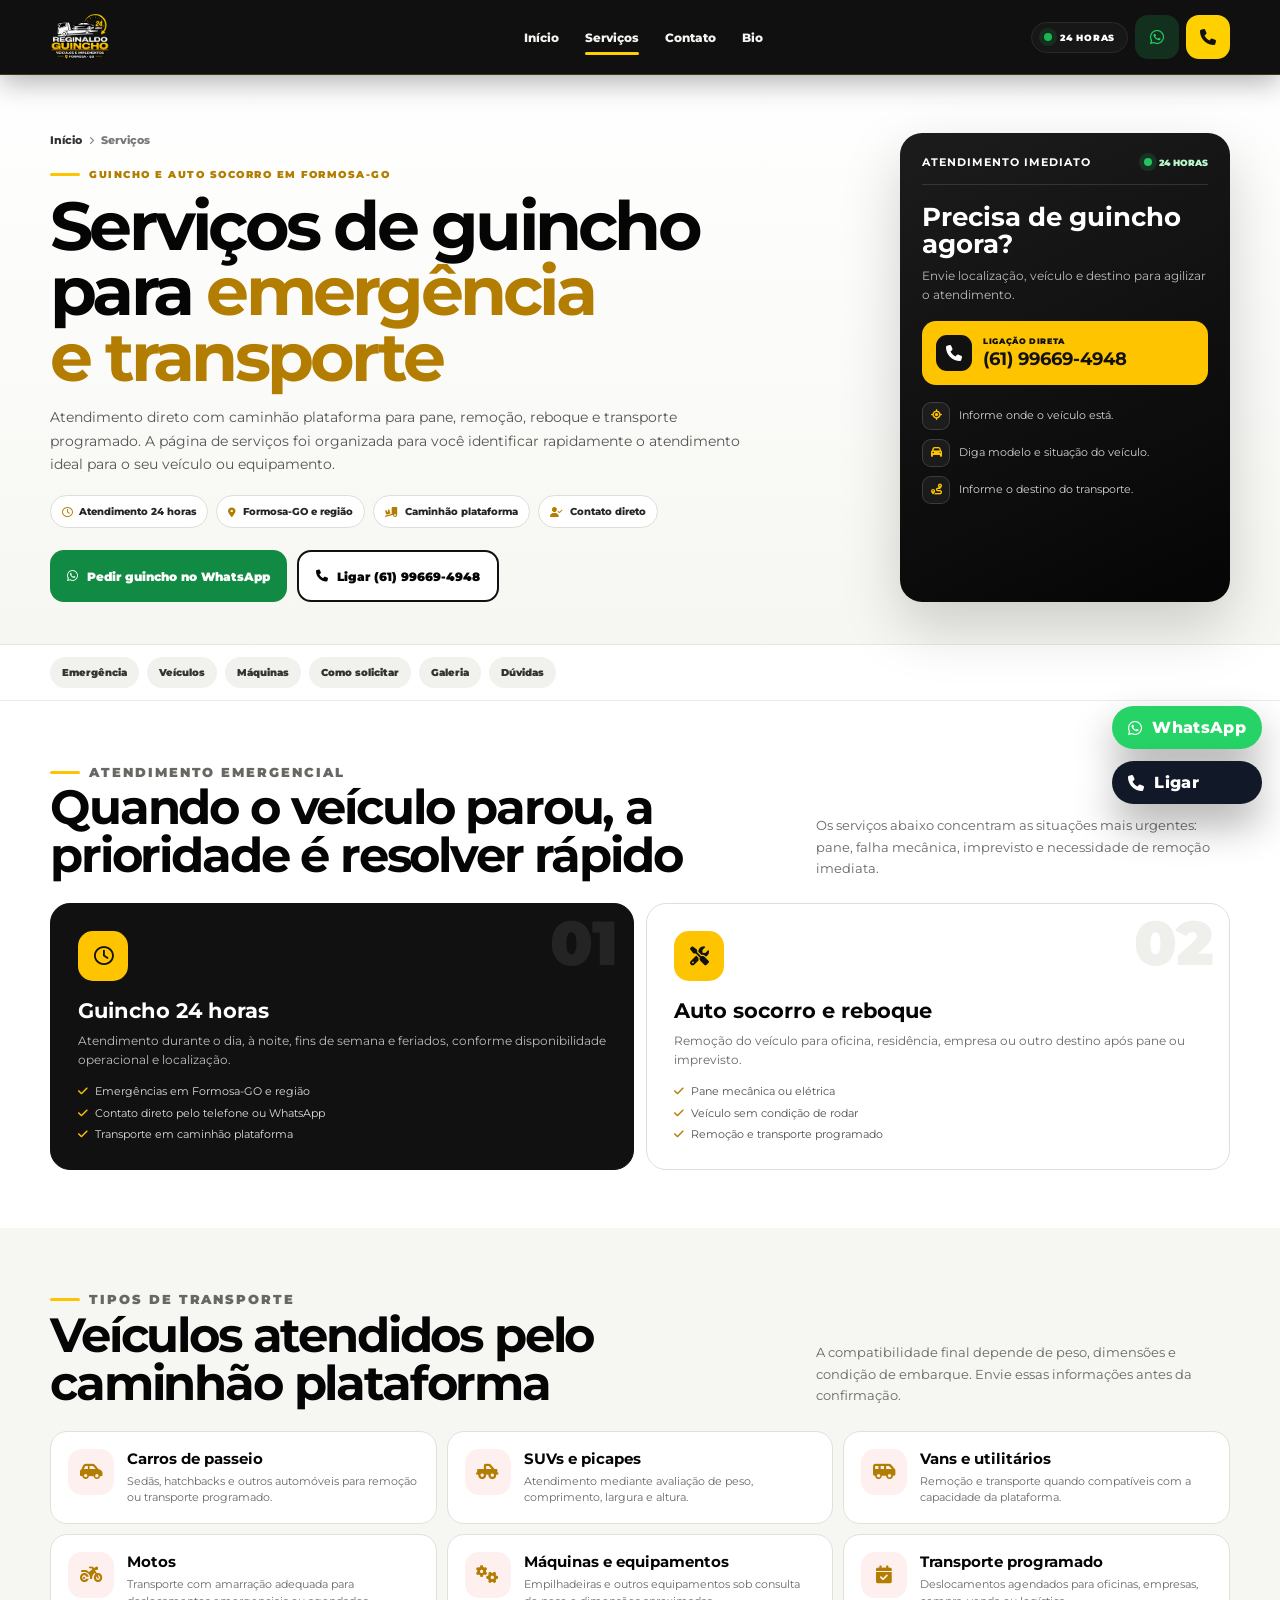
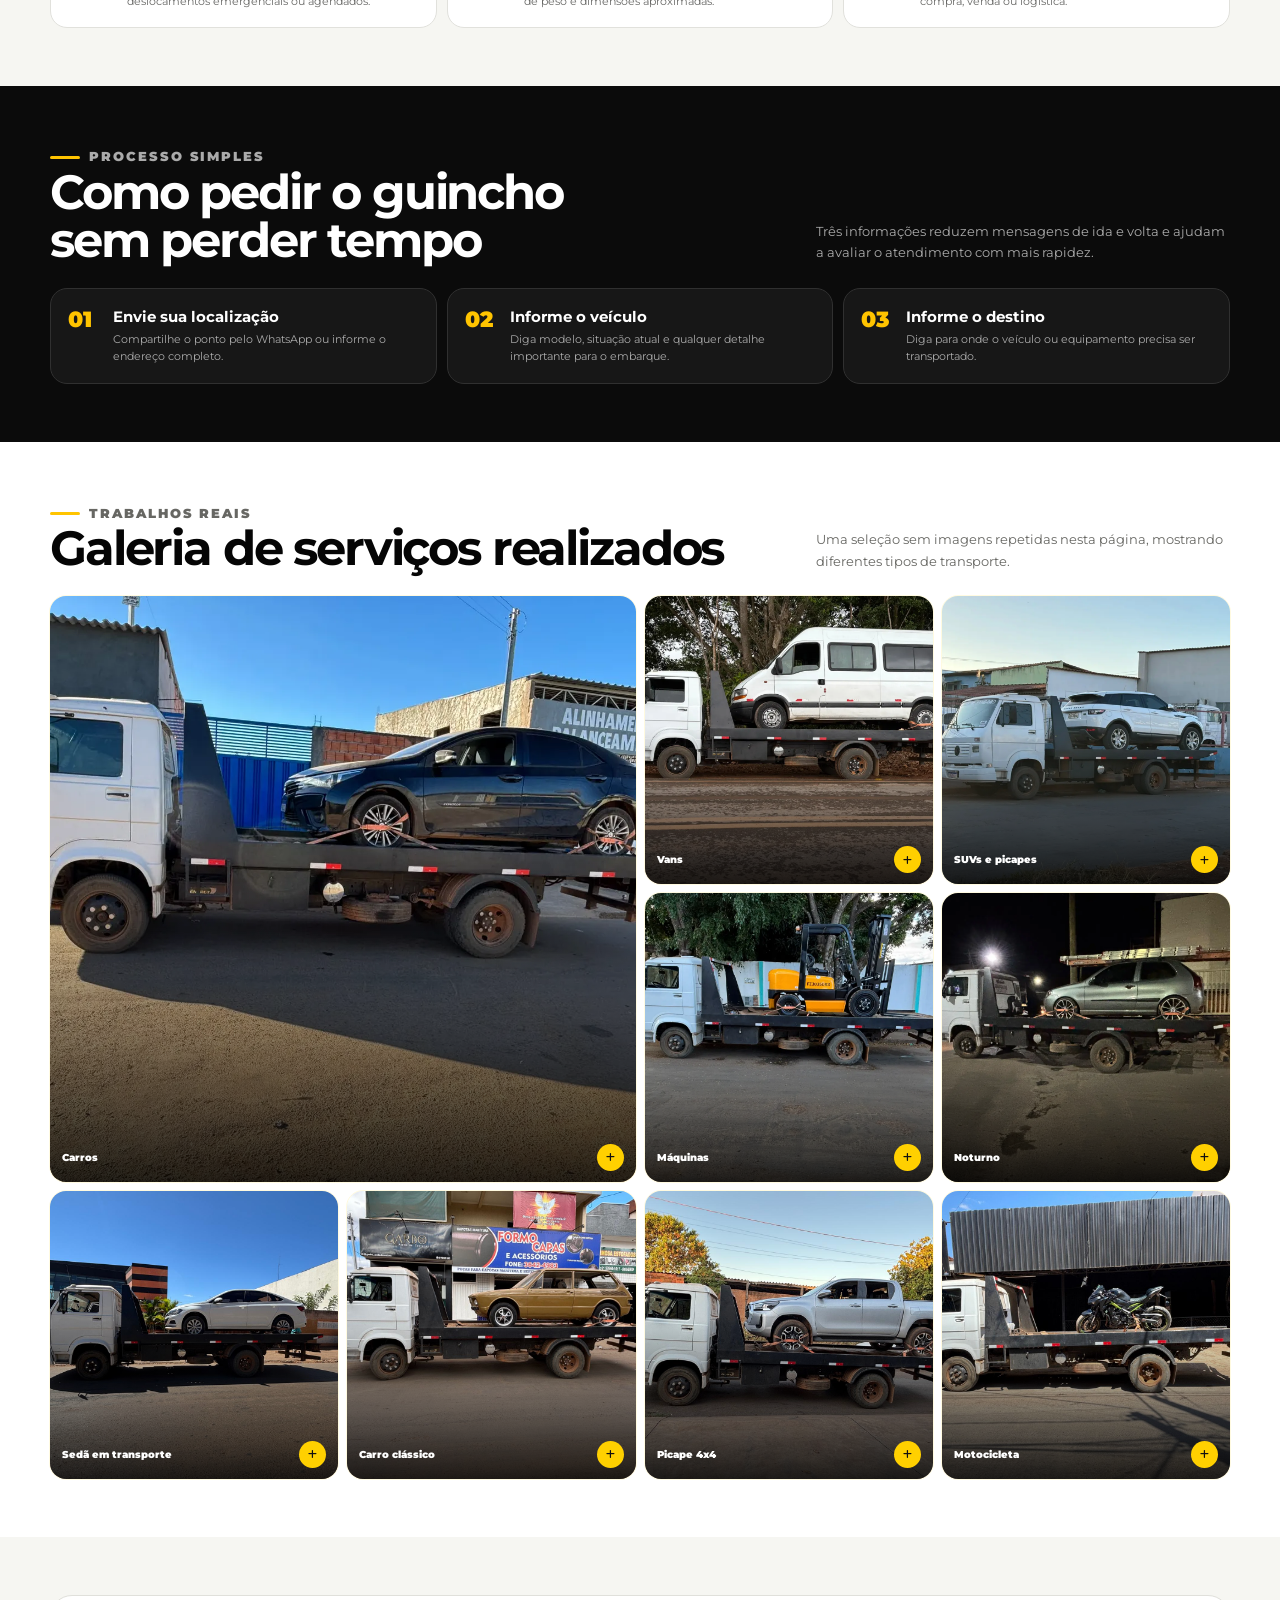
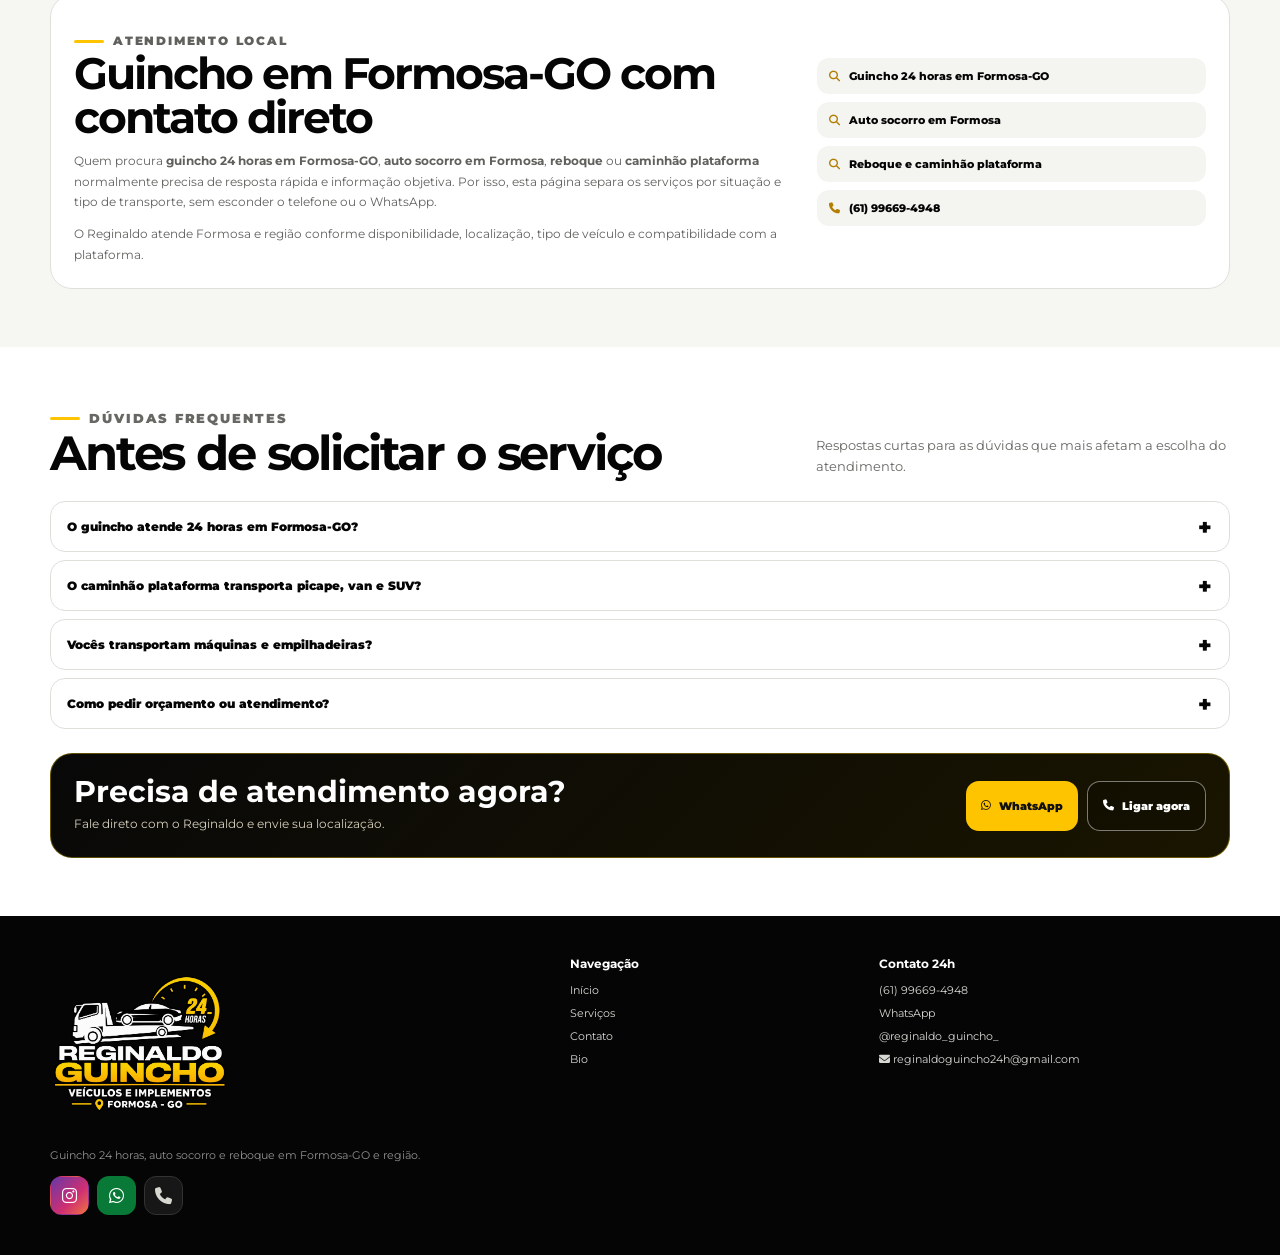
<file: servicos/index.html>
<!doctype html><html lang="pt-BR"><head><meta charset="utf-8"><meta name="viewport" content="width=device-width,initial-scale=1,viewport-fit=cover"><title>Guincho 24h e Auto Socorro em Formosa-GO | Serviços</title><meta name="description" content="Guincho 24h e auto socorro em Formosa-GO. Reboque e transporte de carros, SUVs, picapes, vans, motos, máquinas e equipamentos. WhatsApp: (61) 99669-4948."><meta name="robots" content="index,follow,max-image-preview:large,max-snippet:-1"><meta name="theme-color" content="#080808"><meta name="geo.region" content="BR-GO"><meta name="geo.placename" content="Formosa"><link rel="canonical" href="/servicos/"><meta property="og:type" content="website"><meta property="og:locale" content="pt_BR"><meta property="og:site_name" content="Reginaldo Guincho"><meta property="og:title" content="Guincho 24h e Auto Socorro em Formosa-GO | Serviços"><meta property="og:description" content="Reboque e transporte em caminhão plataforma. Atendimento 24 horas em Formosa-GO e região. (61) 99669-4948."><meta property="og:image" content="/assets/corolla.webp"><meta name="twitter:card" content="summary_large_image"><link rel="icon" href="/assets/favicon-32.png"><link rel="preconnect" href="https://fonts.googleapis.com"><link rel="preconnect" href="https://fonts.gstatic.com" crossorigin><link rel="preconnect" href="https://cdnjs.cloudflare.com" crossorigin><link href="https://fonts.googleapis.com/css2?family=Montserrat:wght@400;500;600;700;800;900&display=swap" rel="stylesheet"><link rel="stylesheet" href="https://cdnjs.cloudflare.com/ajax/libs/font-awesome/6.5.2/css/all.min.css"><link rel="stylesheet" href="/styles.css"><link rel="stylesheet" href="/servicos/servicos.css"><script async src="https://www.googletagmanager.com/gtag/js?id=AW-18313851023"></script><script>window.dataLayer=window.dataLayer||[];function gtag(){dataLayer.push(arguments)}gtag('js',new Date());gtag('config','AW-18313851023');</script><script type="application/ld+json">{"@context":"https://schema.org","@graph":[{"@type":"Service","@id":"/servicos/#service","name":"Guincho 24 horas e auto socorro em Formosa-GO","description":"Serviços de guincho 24 horas, auto socorro, reboque e transporte em caminhão plataforma para veículos, motos, máquinas e equipamentos.","provider":{"@type":["AutomotiveBusiness","LocalBusiness"],"name":"Reginaldo Guincho","telephone":"+55 61 99669-4948","openingHours":"Mo-Su 00:00-23:59","areaServed":{"@type":"City","name":"Formosa","containedInPlace":{"@type":"State","name":"Goiás"}},"sameAs":["https://www.instagram.com/reginaldo_guincho_"]},"areaServed":[{"@type":"City","name":"Formosa"},{"@type":"State","name":"Goiás"}],"serviceType":["Guincho 24 horas","Auto socorro","Reboque","Transporte de carros","Transporte de SUVs e picapes","Transporte de vans e utilitários","Transporte de motos","Transporte de máquinas e equipamentos"]},{"@type":"BreadcrumbList","itemListElement":[{"@type":"ListItem","position":1,"name":"Início","item":"/"},{"@type":"ListItem","position":2,"name":"Serviços","item":"/servicos/"}]}]}</script></head><body><a class="skip-link" href="#conteudo">Pular para o conteúdo</a><header class="site-header"><div class="header-inner"><a class="brand" href="/"><img src="/assets/logo-reginaldo-guincho.webp" alt="Reginaldo Guincho" width="1200" height="900"></a><nav class="desktop-nav" aria-label="Navegação principal"><a href="/">Início</a><a href="/servicos/" aria-current="page">Serviços</a><a href="/contato/">Contato</a><a href="/bio/">Bio</a></nav><div class="header-tools"><span class="status-24h"><span class="live-dot"></span>24 HORAS</span><a class="icon-btn header-social header-whatsapp track-whatsapp" data-location="services_header_whatsapp" href="https://wa.me/5561996694948?text=Ol%C3%A1%2C%20Reginaldo!%20Preciso%20de%20guincho." target="_blank" rel="noopener noreferrer" aria-label="WhatsApp"><i class="fa-brands fa-whatsapp"></i></a><a class="header-call track-call" data-location="services_header_call" href="tel:+5561996694948" aria-label="Ligar"><i class="fa-solid fa-phone"></i></a><button class="icon-btn menu-toggle" type="button" data-menu-toggle aria-expanded="false" aria-controls="mobile-menu" aria-label="Abrir menu"><i class="fa-solid fa-bars"></i></button></div></div><nav class="mobile-menu" id="mobile-menu" data-mobile-menu aria-label="Menu mobile"><a href="/"><i class="fa-solid fa-house"></i> Início</a><a href="/servicos/" aria-current="page"><i class="fa-solid fa-truck-ramp-box"></i> Serviços</a><a href="/contato/"><i class="fa-solid fa-headset"></i> Contato</a><a href="/bio/"><i class="fa-solid fa-address-card"></i> Bio</a><a class="instagram-link track-instagram" data-location="services_mobile_instagram" href="https://www.instagram.com/reginaldo_guincho_?utm_source=site" target="_blank" rel="noopener noreferrer"><i class="fa-brands fa-instagram"></i> @reginaldo_guincho_</a></nav></header><main id="conteudo" class="services-page"><section class="services-intro"><div class="page-width services-intro-grid"><div><nav class="services-breadcrumb" aria-label="Breadcrumb"><a href="/">Início</a><i class="fa-solid fa-chevron-right"></i><span>Serviços</span></nav><p class="services-kicker">Guincho e auto socorro em Formosa-GO</p><h1>Serviços de guincho para <span>emergência e transporte</span></h1><p class="services-lead">Atendimento direto com caminhão plataforma para pane, remoção, reboque e transporte programado. A página de serviços foi organizada para você identificar rapidamente o atendimento ideal para o seu veículo ou equipamento.</p><div class="services-proof"><span><i class="fa-regular fa-clock"></i> Atendimento 24 horas</span><span><i class="fa-solid fa-location-dot"></i> Formosa-GO e região</span><span><i class="fa-solid fa-truck-ramp-box"></i> Caminhão plataforma</span><span><i class="fa-solid fa-user-check"></i> Contato direto</span></div><div class="services-primary-actions"><a class="wa track-whatsapp track-cta" data-location="services_intro_whatsapp" href="https://wa.me/5561996694948?text=Ol%C3%A1%2C%20Reginaldo!%20Preciso%20de%20guincho.%20Meu%20ve%C3%ADculo%20%C3%A9%3A%20____%20Localiza%C3%A7%C3%A3o%3A%20____" target="_blank" rel="noopener noreferrer"><i class="fa-brands fa-whatsapp"></i> Pedir guincho no WhatsApp</a><a class="call track-call" data-location="services_intro_call" href="tel:+5561996694948"><i class="fa-solid fa-phone"></i> Ligar (61) 99669-4948</a></div></div><aside class="dispatch-card" aria-label="Atendimento imediato"><div class="dispatch-status"><strong>ATENDIMENTO IMEDIATO</strong><span class="dispatch-live">24 HORAS</span></div><h2>Precisa de guincho agora?</h2><p>Envie localização, veículo e destino para agilizar o atendimento.</p><a class="dispatch-phone track-call" data-location="services_dispatch_phone" href="tel:+5561996694948"><i class="fa-solid fa-phone"></i><span><small>LIGAÇÃO DIRETA</small><strong>(61) 99669-4948</strong></span></a><ul class="dispatch-list"><li><span><i class="fa-solid fa-location-crosshairs"></i></span>Informe onde o veículo está.</li><li><span><i class="fa-solid fa-car"></i></span>Diga modelo e situação do veículo.</li><li><span><i class="fa-solid fa-route"></i></span>Informe o destino do transporte.</li></ul></aside></div></section><nav class="service-jumpbar" aria-label="Atalhos dos serviços"><div class="page-width service-jumpbar-inner"><a href="#emergencia">Emergência</a><a href="#veiculos">Veículos</a><a href="#maquinas">Máquinas</a><a href="#processo">Como solicitar</a><a href="#galeria">Galeria</a><a href="#duvidas">Dúvidas</a></div></nav><section class="services-section" id="emergencia"><div class="page-width"><div class="services-section-head"><div><p class="services-kicker">Atendimento emergencial</p><h2>Quando o veículo parou, a prioridade é resolver rápido</h2></div><p>Os serviços abaixo concentram as situações mais urgentes: pane, falha mecânica, imprevisto e necessidade de remoção imediata.</p></div><div class="service-feature-grid"><article class="service-feature urgent" data-number="01"><span class="service-feature-icon"><i class="fa-regular fa-clock"></i></span><h3>Guincho 24 horas</h3><p>Atendimento durante o dia, à noite, fins de semana e feriados, conforme disponibilidade operacional e localização.</p><ul><li><i class="fa-solid fa-check"></i> Emergências em Formosa-GO e região</li><li><i class="fa-solid fa-check"></i> Contato direto pelo telefone ou WhatsApp</li><li><i class="fa-solid fa-check"></i> Transporte em caminhão plataforma</li></ul></article><article class="service-feature" data-number="02"><span class="service-feature-icon"><i class="fa-solid fa-screwdriver-wrench"></i></span><h3>Auto socorro e reboque</h3><p>Remoção do veículo para oficina, residência, empresa ou outro destino após pane ou imprevisto.</p><ul><li><i class="fa-solid fa-check"></i> Pane mecânica ou elétrica</li><li><i class="fa-solid fa-check"></i> Veículo sem condição de rodar</li><li><i class="fa-solid fa-check"></i> Remoção e transporte programado</li></ul></article></div></div></section><section class="services-section alt" id="veiculos"><div class="page-width"><div class="services-section-head"><div><p class="services-kicker">Tipos de transporte</p><h2>Veículos atendidos pelo caminhão plataforma</h2></div><p>A compatibilidade final depende de peso, dimensões e condição de embarque. Envie essas informações antes da confirmação.</p></div><div class="vehicle-grid"><article class="vehicle-card"><span class="vehicle-card-icon"><i class="fa-solid fa-car-side"></i></span><div><h3>Carros de passeio</h3><p>Sedãs, hatchbacks e outros automóveis para remoção ou transporte programado.</p></div></article><article class="vehicle-card"><span class="vehicle-card-icon"><i class="fa-solid fa-truck-pickup"></i></span><div><h3>SUVs e picapes</h3><p>Atendimento mediante avaliação de peso, comprimento, largura e altura.</p></div></article><article class="vehicle-card"><span class="vehicle-card-icon"><i class="fa-solid fa-van-shuttle"></i></span><div><h3>Vans e utilitários</h3><p>Remoção e transporte quando compatíveis com a capacidade da plataforma.</p></div></article><article class="vehicle-card"><span class="vehicle-card-icon"><i class="fa-solid fa-motorcycle"></i></span><div><h3>Motos</h3><p>Transporte com amarração adequada para deslocamentos emergenciais ou agendados.</p></div></article><article class="vehicle-card" id="maquinas"><span class="vehicle-card-icon"><i class="fa-solid fa-gears"></i></span><div><h3>Máquinas e equipamentos</h3><p>Empilhadeiras e outros equipamentos sob consulta de peso e dimensões aproximadas.</p></div></article><article class="vehicle-card"><span class="vehicle-card-icon"><i class="fa-solid fa-calendar-check"></i></span><div><h3>Transporte programado</h3><p>Deslocamentos agendados para oficinas, empresas, compra, venda ou logística.</p></div></article></div></div></section><section class="services-section dark" id="processo"><div class="page-width"><div class="services-section-head"><div><p class="services-kicker">Processo simples</p><h2>Como pedir o guincho sem perder tempo</h2></div><p>Três informações reduzem mensagens de ida e volta e ajudam a avaliar o atendimento com mais rapidez.</p></div><div class="service-process"><article class="process-card"><h3>Envie sua localização</h3><p>Compartilhe o ponto pelo WhatsApp ou informe o endereço completo.</p></article><article class="process-card"><h3>Informe o veículo</h3><p>Diga modelo, situação atual e qualquer detalhe importante para o embarque.</p></article><article class="process-card"><h3>Informe o destino</h3><p>Diga para onde o veículo ou equipamento precisa ser transportado.</p></article></div></div></section><section class="services-section" id="galeria"><div class="page-width"><div class="services-section-head"><div><p class="services-kicker">Trabalhos reais</p><h2>Galeria de serviços realizados</h2></div><p>Uma seleção sem imagens repetidas nesta página, mostrando diferentes tipos de transporte.</p></div><div class="services-gallery"><button class="gallery-item" type="button" data-full="/assets/corolla.webp" data-label="Transporte de carro"><img src="/assets/corolla.webp" alt="Reginaldo Guincho transportando carro em caminhão plataforma em Formosa-GO" loading="lazy"><span>Carros <i class="fa-solid fa-plus"></i></span></button><button class="gallery-item" type="button" data-full="/assets/van.webp" data-label="Transporte de van"><img src="/assets/van.webp" alt="Reginaldo Guincho transportando van em caminhão plataforma" loading="lazy"><span>Vans <i class="fa-solid fa-plus"></i></span></button><button class="gallery-item" type="button" data-full="/assets/suv.webp" data-label="Transporte de SUV"><img src="/assets/suv.webp" alt="Guincho transportando SUV ou picape em Formosa-GO" loading="lazy"><span>SUVs e picapes <i class="fa-solid fa-plus"></i></span></button><button class="gallery-item" type="button" data-full="/assets/empilhadeira.webp" data-label="Transporte de empilhadeira"><img src="/assets/empilhadeira.webp" alt="Reginaldo Guincho transportando empilhadeira e equipamento" loading="lazy"><span>Máquinas <i class="fa-solid fa-plus"></i></span></button><button class="gallery-item" type="button" data-full="/assets/noturno.webp" data-label="Atendimento noturno"><img src="/assets/noturno.webp" alt="Atendimento noturno de guincho 24 horas em Formosa-GO" loading="lazy"><span>Noturno <i class="fa-solid fa-plus"></i></span></button></div></div></section><section class="services-section alt"><div class="page-width local-seo-card"><div class="local-seo-copy"><p class="services-kicker">Atendimento local</p><h2>Guincho em Formosa-GO com contato direto</h2><p>Quem procura <strong>guincho 24 horas em Formosa-GO</strong>, <strong>auto socorro em Formosa</strong>, <strong>reboque</strong> ou <strong>caminhão plataforma</strong> normalmente precisa de resposta rápida e informação objetiva. Por isso, esta página separa os serviços por situação e tipo de transporte, sem esconder o telefone ou o WhatsApp.</p><p>O Reginaldo atende Formosa e região conforme disponibilidade, localização, tipo de veículo e compatibilidade com a plataforma.</p></div><div class="local-intents"><span><i class="fa-solid fa-magnifying-glass"></i> Guincho 24 horas em Formosa-GO</span><span><i class="fa-solid fa-magnifying-glass"></i> Auto socorro em Formosa</span><span><i class="fa-solid fa-magnifying-glass"></i> Reboque e caminhão plataforma</span><span><i class="fa-solid fa-phone"></i> (61) 99669-4948</span></div></div></section><section class="services-section" id="duvidas"><div class="page-width"><div class="services-section-head"><div><p class="services-kicker">Dúvidas frequentes</p><h2>Antes de solicitar o serviço</h2></div><p>Respostas curtas para as dúvidas que mais afetam a escolha do atendimento.</p></div><div class="services-faq"><details><summary>O guincho atende 24 horas em Formosa-GO?</summary><p>O serviço é divulgado como atendimento 24 horas, sujeito à disponibilidade operacional, localização e tipo de veículo.</p></details><details><summary>O caminhão plataforma transporta picape, van e SUV?</summary><p>Sim, quando peso e dimensões forem compatíveis com a plataforma. Envie o modelo do veículo para avaliação.</p></details><details><summary>Vocês transportam máquinas e empilhadeiras?</summary><p>O transporte é feito sob consulta. Informe peso, dimensões aproximadas, origem e destino.</p></details><details><summary>Como pedir orçamento ou atendimento?</summary><p>Ligue para (61) 99669-4948 ou envie sua localização, veículo e destino pelo WhatsApp.</p></details></div><div class="services-final-cta" style="margin-top:24px"><div><h2>Precisa de atendimento agora?</h2><p>Fale direto com o Reginaldo e envie sua localização.</p></div><div class="services-final-actions"><a class="wa track-whatsapp track-cta" data-location="services_final_whatsapp" href="https://wa.me/5561996694948?text=Ol%C3%A1%2C%20Reginaldo!%20Preciso%20de%20guincho." target="_blank" rel="noopener noreferrer"><i class="fa-brands fa-whatsapp"></i> WhatsApp</a><a class="call track-call" data-location="services_final_call" href="tel:+5561996694948"><i class="fa-solid fa-phone"></i> Ligar agora</a></div></div></div></section></main><footer class="footer"><div class="page-width footer-grid"><div class="footer-brand"><img src="/assets/logo-reginaldo-guincho.webp" alt="Reginaldo Guincho" width="1200" height="900"><p>Guincho 24 horas, auto socorro e reboque em Formosa-GO e região.</p><div class="footer-socials"><a class="instagram track-instagram" data-location="services_footer_instagram" href="https://www.instagram.com/reginaldo_guincho_?utm_source=site" target="_blank" rel="noopener noreferrer" aria-label="Instagram"><i class="fa-brands fa-instagram"></i></a><a class="whatsapp track-whatsapp" data-location="services_footer_whatsapp" href="https://wa.me/5561996694948" target="_blank" rel="noopener noreferrer" aria-label="WhatsApp"><i class="fa-brands fa-whatsapp"></i></a><a class="track-call" data-location="services_footer_phone" href="tel:+5561996694948" aria-label="Telefone"><i class="fa-solid fa-phone"></i></a></div></div><nav class="footer-links"><strong>Navegação</strong><a href="/">Início</a><a href="/servicos/">Serviços</a><a href="/contato/">Contato</a><a href="/bio/">Bio</a></nav><div class="footer-contact"><strong>Contato 24h</strong><a href="tel:+5561996694948">(61) 99669-4948</a><a href="https://wa.me/5561996694948">WhatsApp</a><a href="https://www.instagram.com/reginaldo_guincho_?utm_source=site" target="_blank" rel="noopener noreferrer">@reginaldo_guincho_</a></div></div></footer><div class="lightbox" id="lightbox" role="dialog" aria-modal="true" aria-labelledby="lightbox-caption" hidden><button type="button" class="lightbox-close" id="lightbox-close" aria-label="Fechar imagem ampliada">×</button><figure><img id="lightbox-image" src="/assets/corolla.webp" alt=""><figcaption id="lightbox-caption"></figcaption></figure></div><nav class="mobile-contact-bar" aria-label="Contato rápido"><a class="mobile-call track-call" data-location="services_mobile_call" href="tel:+5561996694948"><i class="fa-solid fa-phone"></i> LIGAR</a><a class="mobile-whatsapp track-whatsapp" data-location="services_mobile_whatsapp" href="https://wa.me/5561996694948" target="_blank" rel="noopener noreferrer"><i class="fa-brands fa-whatsapp"></i> WHATSAPP</a></nav><div class="floating-quick-actions" aria-label="Contato rápido"><a class="floating-quick whatsapp track-whatsapp track-cta" data-location="services_floating_whatsapp" href="https://wa.me/5561996694948?text=Ol%C3%A1%2C%20Reginaldo!%20Preciso%20de%20guincho.%20Minha%20localiza%C3%A7%C3%A3o%20%C3%A9%3A%20____%20Ve%C3%ADculo%3A%20____" target="_blank" rel="noopener noreferrer" aria-label="Chamar no WhatsApp"><i class="fa-brands fa-whatsapp"></i><span>WhatsApp</span></a><a class="floating-quick phone track-call" data-location="services_floating_phone" href="tel:+5561996694948" aria-label="Ligar agora"><i class="fa-solid fa-phone"></i><span>Ligar</span></a></div><script src="/script.js" defer></script></body></html>
</file>
<file: styles.css>
:root{--black:#080808;--black-2:#121212;--graphite:#1d1d1f;--red:#e30613;--red-dark:#a90009;--yellow:#ffc400;--green:#18a84e;--green-dark:#087936;--white:#fff;--off:#f5f5f2;--muted:#686866;--line:#e2e2dc;--max:1180px;--radius:20px;--shadow:0 18px 50px rgba(0,0,0,.13);}*,*::before,*::after{box-sizing:border-box;}html{scroll-behavior:smooth;scroll-padding-top:84px;}body{margin:0;min-width:320px;overflow-x:clip;background:var(--white);color:var(--black);font-family:"Montserrat",Arial,Helvetica,sans-serif;-webkit-font-smoothing:antialiased;text-rendering:optimizeLegibility;}body.menu-open,body.modal-open{overflow:hidden;}a{color:inherit;text-decoration:none;}img{display:block;max-width:100%;}button,input,textarea,select{font:inherit;}button,a{-webkit-tap-highlight-color:transparent;}button{color:inherit;}svg,i{flex:0 0 auto;}.page-width{width:min(calc(100% - 28px),var(--max));margin-inline:auto;min-width:0;}.skip-link{position:fixed;z-index:1000;left:14px;top:-90px;padding:12px 16px;border-radius:12px;background:var(--yellow);color:#111;font-weight:900;}.skip-link:focus{top:14px;}:focus-visible{outline:3px solid var(--yellow);outline-offset:3px;}.site-header{position:sticky;z-index:100;top:0;border-bottom:1px solid rgba(0,0,0,.08);background:rgba(255,255,255,.96);box-shadow:0 7px 25px rgba(0,0,0,.07);backdrop-filter:blur(16px);}.header-inner{min-height:74px;width:min(calc(100% - 22px),var(--max));margin:auto;display:flex;align-items:center;justify-content:space-between;gap:10px;}.brand{min-width:0;display:flex;align-items:center;}.brand img{width:clamp(132px,39vw,184px);height:50px;object-fit:contain;object-position:left center;border-radius:9px;}.desktop-nav{display:none;align-items:center;gap:26px;}.desktop-nav a{position:relative;padding:27px 0;color:#3b3b3a;font-size:12px;font-weight:800;}.desktop-nav a::after{content:"";position:absolute;left:0;right:100%;bottom:17px;height:3px;border-radius:999px;background:var(--red);transition:right .2s ease;}.desktop-nav a:hover::after,.desktop-nav a[aria-current="page"]::after{right:0;}.header-tools{display:flex;align-items:center;gap:7px;}.status-24h{display:none;align-items:center;gap:8px;padding:9px 12px;border-radius:999px;background:#f2f2ef;font-size:9px;font-weight:900;letter-spacing:.08em;}.live-dot{width:8px;height:8px;border-radius:50%;background:#19b653;box-shadow:0 0 0 5px rgba(25,182,83,.14);}.icon-btn,.header-call{width:44px;height:44px;display:grid;place-items:center;border:0;border-radius:13px;cursor:pointer;}.header-social{display:none;color:var(--white);background:linear-gradient(135deg,#8a2be2,#e1306c 60%,#f77737);}.header-call{color:#fff;background:var(--black);}.menu-toggle{background:#f0f0ed;}.mobile-menu{display:grid;gap:6px;max-height:0;padding:0 12px;overflow:hidden;border-top:1px solid transparent;background:#fff;transition:max-height .25s ease,padding .25s ease,border-color .25s ease;}.mobile-menu.open{max-height:430px;padding:10px 12px 14px;border-color:#ededeb;}.mobile-menu a{min-height:48px;display:flex;align-items:center;gap:11px;padding:0 14px;border-radius:12px;background:#f6f6f3;font-size:13px;font-weight:800;}.mobile-menu a[aria-current="page"]{color:#fff;background:#111;}.mobile-menu .instagram-link{color:#fff;background:linear-gradient(135deg,#7337bd,#d92d73 58%,#f77737);}.eyebrow,.kicker{margin:0 0 10px;color:var(--red);font-size:10px;font-weight:900;letter-spacing:.14em;text-transform:uppercase;}.eyebrow{display:inline-flex;align-items:center;gap:10px;color:var(--yellow);}.hero h1,.page-hero h1,.section-heading h2,.split-heading h2,.local-layout h2,.final-cta h2{margin:0;line-height:1;letter-spacing:-.045em;text-wrap:balance;}.hero h1,.page-hero h1{font-size:clamp(36px,10.7vw,66px);}.section-heading h2,.split-heading h2,.local-layout h2,.final-cta h2{font-size:clamp(29px,8.4vw,46px);}mark{color:var(--yellow);background:transparent;}.section-heading{max-width:790px;margin-bottom:24px;}.section-heading>p:last-child,.split-heading>p,.local-layout>div>p{margin:11px 0 0;color:var(--muted);font-size:13px;line-height:1.65;}.content-section{padding:56px 0;}.hero{color:#fff;background:#0a0a0a;}.hero-grid{display:grid;min-width:0;}.hero-media{position:relative;min-width:0;height:clamp(235px,65vw,330px);overflow:hidden;background:#222;}.hero-media::after{content:"";position:absolute;inset:35% 0 0;background:linear-gradient(transparent,rgba(0,0,0,.75));pointer-events:none;}.hero-media img{width:100%;height:100%;object-fit:cover;object-position:center;}.photo-label{position:absolute;z-index:2;left:13px;bottom:12px;padding:7px 10px;border:1px solid rgba(255,255,255,.28);border-radius:999px;background:rgba(0,0,0,.62);font-size:8px;font-weight:900;letter-spacing:.11em;}.hero-panel{min-width:0;background:radial-gradient(circle at 90% 8%,#282828,#090909 48%);}.hero-content{padding:28px 0 34px;}.hero-copy{max-width:670px;margin:14px 0 0;color:#d4d4d0;font-size:14px;line-height:1.62;}.hero-actions,.page-hero-actions{display:grid;gap:10px;margin-top:22px;}.action-button{min-width:0;min-height:66px;display:flex;align-items:center;gap:12px;padding:10px 14px;border-radius:16px;font-weight:900;box-shadow:0 12px 28px rgba(0,0,0,.22);}.action-button .action-icon{flex:0 0 41px;width:41px;height:41px;display:grid;place-items:center;border-radius:50%;font-size:18px;}.action-button span:last-child{min-width:0;}.action-button small,.action-button strong{display:block;}.action-button small{margin-bottom:3px;font-size:8px;letter-spacing:.1em;}.action-button strong{font-size:clamp(15px,4.2vw,19px);line-height:1.05;overflow-wrap:anywhere;}.action-call{color:#101010;background:linear-gradient(135deg,#ffd94f,var(--yellow));}.action-call .action-icon{color:#fff;background:#111;}.action-whatsapp{color:#fff;background:linear-gradient(135deg,#21c45b,var(--green-dark));}.action-whatsapp .action-icon{color:var(--green-dark);background:#fff;}.hero-trust{display:grid;grid-template-columns:1fr 1fr;gap:8px;margin:18px 0 0;padding:0;list-style:none;color:#e8e8e5;font-size:10px;font-weight:800;}.hero-trust li{display:flex;align-items:center;gap:6px;min-width:0;}.hero-trust i{color:var(--yellow);}.emergency-strip{border-bottom:1px solid var(--line);background:#fff;}.emergency-grid{display:grid;grid-template-columns:1fr 1fr;}.emergency-item{min-width:0;min-height:80px;display:flex;align-items:center;gap:9px;padding:12px 6px;border-bottom:1px solid #ecece9;}.emergency-item:nth-child(odd){border-right:1px solid #ecece9;}.emergency-icon{flex:0 0 32px;width:32px;height:32px;display:grid;place-items:center;border-radius:10px;color:var(--red);background:#fff0f0;font-size:14px;}.emergency-item small,.emergency-item strong{display:block;}.emergency-item small{color:#8b8b86;font-size:7px;font-weight:900;letter-spacing:.08em;}.emergency-item strong{margin-top:3px;font-size:10px;line-height:1.15;overflow-wrap:anywhere;}.quick-help,.services-preview,.faq-section{background:var(--off);}.split-heading,.local-layout{display:grid;gap:17px;}.steps-grid,.services-grid,.contact-methods,.service-detail-grid{display:grid;gap:10px;}.step-card{display:grid;grid-template-columns:44px minmax(0,1fr);gap:12px;align-items:center;padding:15px;border:1px solid var(--line);border-radius:16px;background:#fff;}.step-number{width:44px;height:44px;display:grid;place-items:center;border-radius:13px;color:#fff;background:#111;font-size:11px;font-weight:900;}.step-card h3,.step-card p{margin:0;}.step-card h3{font-size:14px;}.step-card p{margin-top:5px;color:var(--muted);font-size:11px;line-height:1.45;}.wide-cta,.outline-cta{min-height:56px;display:flex;align-items:center;justify-content:center;gap:10px;margin-top:12px;padding:0 16px;border-radius:14px;font-size:13px;font-weight:900;text-align:center;}.wide-cta{color:#fff;background:var(--green);}.outline-cta{border:2px solid #111;background:#fff;}.service-card{min-width:0;min-height:154px;padding:19px;border:1px solid var(--line);border-radius:17px;background:#fff;}.service-icon-box{width:46px;height:46px;display:grid;place-items:center;margin-bottom:16px;border-radius:14px;color:var(--red);background:#ffe8e8;font-size:18px;}.service-card h3,.service-card p{margin:0;}.service-card h3{font-size:16px;line-height:1.2;}.service-card p{margin-top:7px;color:var(--muted);font-size:12px;line-height:1.52;}.service-card.featured{color:#fff;border-color:#111;background:#111;}.service-card.featured .service-icon-box{color:#111;background:var(--yellow);}.service-card.featured p{color:#bebeb8;}.gallery-section{color:#fff;background:#0a0a0a;}.light-heading .kicker{color:var(--yellow);}.light-heading>p:last-child,.dark-section .split-heading>p{color:#aaa;}.gallery-grid{display:grid;grid-template-columns:1fr 1fr;gap:8px;}.gallery-item{position:relative;min-width:0;aspect-ratio:1/.86;padding:0;overflow:hidden;border:0;border-radius:14px;cursor:zoom-in;background:#222;}.gallery-item.gallery-main{grid-column:1/-1;aspect-ratio:16/10;}.gallery-item img{width:100%;height:100%;object-fit:cover;transition:transform .35s ease;}.gallery-item::after{content:"";position:absolute;inset:45% 0 0;background:linear-gradient(transparent,rgba(0,0,0,.82));pointer-events:none;}.gallery-item>span{position:absolute;z-index:2;left:10px;right:10px;bottom:9px;display:flex;align-items:center;justify-content:space-between;gap:8px;font-size:9px;font-weight:900;text-align:left;}.gallery-item>span i{width:27px;height:27px;display:grid;place-items:center;border-radius:50%;background:rgba(255,255,255,.17);}.gallery-item:hover img{transform:scale(1.025);}.local-section{background:#fff;}.contact-card{min-width:0;padding:21px;border-radius:18px;color:#fff;background:#111;box-shadow:var(--shadow);}.contact-card-label{color:var(--yellow);font-size:8px;font-weight:900;letter-spacing:.12em;}.contact-card h3{margin:9px 0 15px;font-size:22px;}.contact-line{min-width:0;min-height:54px;display:flex;align-items:center;gap:11px;margin-top:8px;padding:0 14px;border-radius:13px;background:#242424;font-size:12px;font-weight:800;}.contact-line .contact-line-icon{width:32px;height:32px;display:grid;place-items:center;border-radius:10px;background:rgba(255,255,255,.08);}.contact-line.whatsapp{background:var(--green-dark);}.contact-line.instagram{background:linear-gradient(135deg,#6137a9,#cf2e73 58%,#ef6e3a);}.faq-list{display:grid;gap:8px;}.faq-list details{border:1px solid var(--line);border-radius:15px;background:#fff;overflow:hidden;}.faq-list summary{position:relative;padding:17px 46px 17px 16px;cursor:pointer;list-style:none;font-size:13px;font-weight:900;}.faq-list summary::-webkit-details-marker{display:none;}.faq-list summary::after{content:"+";position:absolute;right:16px;top:50%;transform:translateY(-50%);font-size:22px;}.faq-list details[open] summary::after{content:"−";}.faq-list p{margin:0;padding:0 16px 17px;color:var(--muted);font-size:12px;line-height:1.58;}.page-hero{padding:42px 0;color:#fff;background:radial-gradient(circle at 90% 10%,#252525,#090909 50%);}.page-hero-grid{display:grid;gap:25px;align-items:center;min-width:0;}.page-hero p{max-width:680px;color:#c9c9c4;font-size:13px;line-height:1.62;}.page-hero-image{min-width:0;overflow:hidden;border:1px solid rgba(255,255,255,.09);border-radius:18px;box-shadow:0 22px 50px rgba(0,0,0,.28);}.page-hero-image img{width:100%;aspect-ratio:16/10;object-fit:cover;}.service-detail-grid{grid-template-columns:minmax(0,1fr);}.service-detail{min-width:0;display:grid;grid-template-columns:48px minmax(0,1fr);gap:13px;padding:16px;border:1px solid var(--line);border-radius:16px;background:#fff;}.service-detail .service-detail-icon{width:48px;height:48px;display:grid;place-items:center;border-radius:14px;color:#fff;background:#111;font-size:18px;}.service-detail h2,.service-detail p{margin:0;}.service-detail h2{font-size:17px;line-height:1.2;}.service-detail p{margin-top:6px;color:var(--muted);font-size:11px;line-height:1.52;}.keyword-line{color:var(--red-dark) !important;font-size:10px !important;font-weight:800;}.dark-section{color:#fff;background:#111;}.info-cards{display:grid;grid-template-columns:1fr 1fr;gap:8px;}.info-card{min-width:0;padding:16px;border:1px solid #303030;border-radius:15px;background:#1a1a1a;}.info-card i{color:var(--yellow);font-size:18px;}.info-card h3{margin:10px 0 0;font-size:14px;}.info-card p{margin:5px 0 0;color:#aaa;font-size:10px;line-height:1.45;}.contact-methods{grid-template-columns:minmax(0,1fr);}.contact-method{min-width:0;display:grid;grid-template-columns:50px minmax(0,1fr) auto;gap:12px;align-items:center;padding:16px;border:1px solid var(--line);border-radius:17px;background:#fff;box-shadow:0 8px 28px rgba(0,0,0,.04);}.contact-method-icon{width:50px;height:50px;display:grid;place-items:center;border-radius:15px;color:#fff;background:#111;font-size:20px;}.contact-method.whatsapp .contact-method-icon{background:var(--green);}.contact-method.instagram .contact-method-icon{background:linear-gradient(135deg,#7038ae,#d72e71 60%,#f2763f);}.contact-method small,.contact-method strong,.contact-method p{display:block;margin:0;}.contact-method small{color:var(--muted);font-size:8px;font-weight:900;letter-spacing:.1em;}.contact-method strong{margin-top:4px;font-size:15px;line-height:1.2;overflow-wrap:anywhere;}.contact-method p{margin-top:4px;color:var(--muted);font-size:10px;line-height:1.35;}.contact-method>i:last-child{color:#999;font-size:12px;}.social-panel{display:grid;gap:12px;padding:20px;border-radius:18px;color:#fff;background:linear-gradient(145deg,#191919,#090909);}.social-panel h3,.social-panel p{margin:0;}.social-panel p{color:#aaa;font-size:12px;line-height:1.55;}.social-buttons{display:grid;grid-template-columns:1fr 1fr;gap:8px;}.social-btn{min-width:0;min-height:54px;display:flex;align-items:center;justify-content:center;gap:8px;padding:0 12px;border-radius:13px;font-size:11px;font-weight:900;}.social-btn.instagram{background:linear-gradient(135deg,#7b38b5,#d92f73 60%,#f6793c);}.social-btn.whatsapp{background:var(--green-dark);}.final-cta{padding:54px 0 62px;color:#fff;text-align:center;background:linear-gradient(145deg,#151515,#070707);}.final-cta p{max-width:630px;margin:12px auto 0;color:#aaa;font-size:12px;line-height:1.55;}.final-cta .hero-actions{max-width:760px;margin-inline:auto;}.footer{padding:40px 0 92px;color:#d8d8d3;background:#070707;}.footer-grid{display:grid;gap:28px;}.footer-brand img{width:min(240px,100%);max-height:150px;object-fit:contain;object-position:left center;border-radius:12px;background:#fff;}.footer-brand p{max-width:390px;margin:11px 0 0;color:#91918d;font-size:11px;line-height:1.55;}.footer-links,.footer-contact{display:flex;flex-direction:column;gap:9px;font-size:11px;}.footer-links strong,.footer-contact strong{margin-bottom:3px;color:#fff;font-size:12px;}.footer-socials{display:flex;gap:8px;margin-top:12px;}.footer-socials a{width:39px;height:39px;display:grid;place-items:center;border:1px solid #323232;border-radius:12px;background:#171717;font-size:17px;}.footer-socials a.instagram{color:#fff;background:linear-gradient(135deg,#6738a7,#cf2f72 60%,#ef7540);border-color:transparent;}.footer-socials a.whatsapp{color:#fff;background:var(--green-dark);border-color:transparent;}.footer-bottom{margin-top:26px;padding-top:17px;border-top:1px solid #242424;color:#777;font-size:10px;}.mobile-contact-bar{position:fixed;z-index:95;left:0;right:0;bottom:0;min-height:64px;display:grid;grid-template-columns:.9fr 1.1fr;padding-bottom:env(safe-area-inset-bottom);box-shadow:0 -8px 25px rgba(0,0,0,.2);}.mobile-contact-bar a{min-width:0;display:flex;align-items:center;justify-content:center;gap:8px;color:#fff;font-size:11px;font-weight:900;}.mobile-call{background:#111;}.mobile-whatsapp{background:var(--green-dark);}.lightbox[hidden]{display:none;}.lightbox{position:fixed;z-index:999;inset:0;display:grid;place-items:center;padding:18px;background:rgba(0,0,0,.93);}.lightbox figure{width:min(100%,980px);margin:0;color:#fff;}.lightbox img{width:100%;max-height:78vh;object-fit:contain;border-radius:14px;}.lightbox figcaption{padding-top:10px;text-align:center;font-size:11px;}.lightbox-close{position:fixed;top:14px;right:14px;width:44px;height:44px;border:0;border-radius:50%;color:#111;background:#fff;font-size:24px;}.reveal{opacity:0;transform:translateY(14px);transition:opacity .5s ease,transform .5s ease;}.reveal.visible{opacity:1;transform:none;}@media (min-width:640px){body{padding-bottom:0;}.status-24h{display:inline-flex;}.header-social{display:grid;}.hero-actions,.page-hero-actions{grid-template-columns:1fr 1fr;}.hero-trust{grid-template-columns:repeat(4,auto);justify-content:start;gap:18px;}.emergency-grid{grid-template-columns:repeat(4,1fr);}.emergency-item{border-bottom:0;border-right:1px solid #ecece9 !important;}.emergency-item:last-child{border-right:0 !important;}.steps-grid{grid-template-columns:repeat(3,1fr);}.step-card{grid-template-columns:1fr;align-content:start;}.services-grid{grid-template-columns:repeat(2,minmax(0,1fr));}.gallery-grid{grid-template-columns:repeat(3,1fr);}.gallery-item.gallery-main{grid-column:span 2;grid-row:span 2;aspect-ratio:auto;min-height:100%;}.service-detail-grid{grid-template-columns:repeat(2,minmax(0,1fr));}.contact-methods{grid-template-columns:repeat(3,minmax(0,1fr));}.contact-method{grid-template-columns:48px minmax(0,1fr);}.contact-method>i:last-child{display:none;}.footer-grid{grid-template-columns:1.4fr .8fr 1fr;}.mobile-contact-bar{display:none;}.footer{padding-bottom:40px;}}@media (min-width:900px){.menu-toggle{display:none;}.mobile-menu{display:none;}.desktop-nav{display:flex;}.hero-grid{grid-template-columns:1.05fr .95fr;min-height:650px;}.hero-media{height:auto;min-height:650px;order:2;}.hero-panel{display:flex;align-items:center;order:1;}.hero-content{padding:62px 0;padding-left:max(0px,calc((100vw - var(--max)) / 2));width:min(92%,680px);margin-left:14px;}.hero-copy{font-size:15px;}.split-heading{grid-template-columns:1.15fr .85fr;align-items:end;}.services-grid{grid-template-columns:repeat(3,minmax(0,1fr));}.local-layout{grid-template-columns:1.15fr .85fr;align-items:center;gap:50px;}.page-hero-grid{grid-template-columns:1.05fr .95fr;gap:48px;}.page-hero{padding:58px 0;}.service-detail-grid{grid-template-columns:repeat(2,minmax(0,1fr));gap:12px;}.info-cards{grid-template-columns:repeat(4,1fr);}}@media (min-width:1180px){.hero-content{margin-left:0;}}@media (max-width:359px){.page-width{width:min(calc(100% - 18px),var(--max));}.header-inner{width:calc(100% - 14px);}.brand img{width:122px;}.header-tools{gap:5px;}.icon-btn,.header-call{width:41px;height:41px;}.hero-trust{grid-template-columns:1fr;}.emergency-grid{grid-template-columns:1fr;}.emergency-item:nth-child(odd){border-right:0;}.gallery-grid{grid-template-columns:1fr;}.gallery-item.gallery-main{grid-column:auto;}.info-cards,.social-buttons{grid-template-columns:1fr;}}@media (prefers-reduced-motion:reduce){html{scroll-behavior:auto;}.reveal{opacity:1;transform:none;transition:none;}.gallery-item img{transition:none;}}.page-hero--compact .page-hero-grid{align-items:center;gap:22px;}.page-hero--compact .page-hero-copy{max-width:60ch;}.page-hero--compact .page-hero-image img{aspect-ratio:16/9;max-height:340px;object-fit:cover;}.gallery-grid--rich{grid-template-columns:repeat(2,minmax(0,1fr));gap:14px;}.gallery-grid--rich .gallery-item img{aspect-ratio:4/3;object-fit:cover;}.header-whatsapp{background:rgba(37,211,102,.16);border-color:rgba(37,211,102,.35);color:#25d366;}.floating-quick-actions{position:fixed;right:18px;bottom:96px;z-index:45;display:flex;flex-direction:column;gap:12px;}.floating-quick{display:flex;align-items:center;gap:10px;padding:12px 16px;border-radius:999px;color:#fff;font-weight:800;letter-spacing:.02em;box-shadow:0 20px 40px rgba(0,0,0,.32);animation:pulseCta 1.8s infinite;}.floating-quick i{font-size:1rem;}.floating-quick.whatsapp{background:#25d366;}.floating-quick.phone{background:#111827;}@keyframes pulseCta{0%{transform:scale(1);box-shadow:0 12px 26px rgba(0,0,0,.28);}50%{transform:scale(1.06);box-shadow:0 18px 32px rgba(0,0,0,.34);}100%{transform:scale(1);box-shadow:0 12px 26px rgba(0,0,0,.28);}}@media (min-width:980px){.page-hero--compact .page-hero-grid{grid-template-columns:minmax(0,1.05fr) minmax(360px,.95fr);}.gallery-grid--rich{grid-template-columns:repeat(4,minmax(0,1fr));}}@media (max-width:979px){.page-hero--compact .page-hero-grid{grid-template-columns:1fr;}}@media (max-width:767px){.floating-quick-actions{right:12px;bottom:86px;}.floating-quick{padding:11px 14px;font-size:.82rem;}.gallery-grid--rich{grid-template-columns:1fr 1fr;gap:10px;}.page-hero--compact .page-hero-image img{max-height:240px;}}
</file>
<file: bio/bio.css>
:root{--bio-black:#070707;--bio-panel:rgba(20,20,20,.78);--bio-panel-2:rgba(34,34,34,.62);--bio-red:#e30613;--bio-red-dark:#a90009;--bio-yellow:#ffc400;--bio-white:#fff;--bio-muted:#b7b7b4;--bio-green:#25d366;--bio-radius:24px;--bio-shadow:0 22px 70px rgba(0,0,0,.5);}*,*::before,*::after{box-sizing:border-box;}html{scroll-behavior:smooth;background:#050505;}body{margin:0;min-width:320px;min-height:100vh;overflow-x:clip;color:var(--bio-white);font-family:"Montserrat",Arial,Helvetica,sans-serif;background:#080808;-webkit-font-smoothing:antialiased;}body::before{content:"";position:fixed;z-index:-3;inset:0;background:linear-gradient(180deg,rgba(10,10,10,.32),rgba(5,5,5,.8)),url('/assets/noturno.webp') center/cover no-repeat;}body::after{content:"";position:fixed;z-index:-2;inset:0;background:radial-gradient(circle at 50% 3%,rgba(227,6,19,.2),transparent 38%),linear-gradient(180deg,rgba(255,255,255,.015),rgba(0,0,0,.15));}a{color:inherit;text-decoration:none;}img{display:block;max-width:100%;}button,a{-webkit-tap-highlight-color:transparent;}button{font:inherit;}.bio-app{width:min(100%,480px);margin:auto;padding:14px 14px 112px;}.bio-glass{position:relative;overflow:hidden;border:1px solid rgba(255,255,255,.1);border-radius:var(--bio-radius);background:linear-gradient(145deg,rgba(34,34,34,.84),rgba(8,8,8,.76));box-shadow:var(--bio-shadow);backdrop-filter:blur(20px);-webkit-backdrop-filter:blur(20px);}.bio-glass::before{content:"";position:absolute;inset:0;pointer-events:none;border-radius:inherit;background:linear-gradient(135deg,rgba(255,255,255,.08),transparent 35%);}.bio-hero{padding:22px 18px 21px;text-align:center;border-color:rgba(227,6,19,.42);background:linear-gradient(160deg,rgba(55,10,12,.88),rgba(8,8,8,.88) 55%);}.bio-hero::after{content:"";position:absolute;left:16%;right:16%;top:-2px;height:2px;background:linear-gradient(90deg,transparent,var(--bio-red),transparent);box-shadow:0 0 16px var(--bio-red);}.bio-logo{width:min(100%,220px);margin:-4px auto 6px;border-radius:16px;filter:drop-shadow(0 12px 24px rgba(0,0,0,.45));}.bio-identity{display:flex;align-items:center;gap:13px;margin:8px 0 14px;padding:11px;border:1px solid rgba(255,255,255,.09);border-radius:20px;background:rgba(0,0,0,.34);text-align:left;}.bio-avatar{position:relative;flex:0 0 82px;width:82px;height:82px;overflow:hidden;border:3px solid var(--bio-red);border-radius:50%;box-shadow:0 0 0 5px rgba(227,6,19,.12),0 0 24px rgba(227,6,19,.25);}.bio-avatar img{width:100%;height:100%;object-fit:cover;}.bio-eyebrow{color:var(--bio-yellow);font-size:.64rem;font-weight:800;letter-spacing:.18em;text-transform:uppercase;}.bio-identity h1{margin:5px 0 4px;font-size:1.5rem;line-height:1;font-weight:900;letter-spacing:-.02em;}.bio-role{color:#ececea;font-size:.72rem;font-weight:600;line-height:1.4;}.bio-slogan{margin-top:4px;color:#ff787e;font-size:.65rem;font-weight:800;}.bio-location{display:flex;align-items:center;justify-content:center;gap:7px;margin:11px 0 14px;color:#f2f2ef;font-size:.75rem;}.bio-location i{color:var(--bio-red);}.bio-trust{display:flex;flex-wrap:wrap;justify-content:center;gap:6px;margin-bottom:16px;}.bio-trust span{padding:7px 9px;border:1px solid rgba(255,255,255,.1);border-radius:999px;color:#dededb;background:rgba(255,255,255,.055);font-size:.57rem;font-weight:700;}.bio-trust i{margin-right:4px;color:var(--bio-yellow);}.bio-cta{position:relative;isolation:isolate;width:100%;min-height:73px;display:flex;align-items:center;justify-content:center;gap:12px;overflow:hidden;padding:13px 16px;border-radius:18px;color:#fff;background:linear-gradient(135deg,#2bcc67,#0a8c40);box-shadow:0 12px 30px rgba(37,211,102,.2);text-align:left;transition:transform .2s ease;}.bio-cta::after{content:"";position:absolute;z-index:-1;top:-70%;bottom:-70%;left:-35%;width:45px;transform:rotate(20deg);background:linear-gradient(90deg,transparent,rgba(255,255,255,.72),transparent);animation:bioShine 4s infinite;}.bio-cta>i{font-size:1.6rem;}.bio-cta strong,.bio-cta small{display:block;}.bio-cta strong{font-size:.79rem;letter-spacing:.02em;}.bio-cta small{margin-top:4px;color:rgba(255,255,255,.82);font-size:.58rem;font-weight:700;}.bio-quick{display:grid;grid-template-columns:1fr 1fr;gap:9px;margin-top:10px;}.bio-action{min-width:0;min-height:72px;display:flex;align-items:center;gap:9px;padding:11px;border:1px solid rgba(255,255,255,.09);border-radius:17px;background:rgba(17,17,17,.84);text-align:left;transition:transform .2s ease,border-color .2s ease;}.bio-action .icon{flex:0 0 35px;width:35px;height:35px;display:grid;place-items:center;border-radius:11px;color:#fff;background:rgba(227,6,19,.15);font-size:1rem;}.bio-action.wa .icon{color:var(--bio-green);background:rgba(37,211,102,.12);}.bio-action.ig .icon{color:#ff87a6;background:linear-gradient(135deg,rgba(131,58,180,.2),rgba(253,29,29,.16),rgba(252,176,69,.16));}.bio-action.service .icon{color:#111;background:var(--bio-yellow);}.bio-action strong,.bio-action small{display:block;}.bio-action strong{font-size:.68rem;}.bio-action small{margin-top:3px;color:var(--bio-muted);font-size:.53rem;line-height:1.3;}.bio-section{margin-top:14px;padding:21px 17px;}.bio-section-head{display:flex;align-items:end;justify-content:space-between;gap:12px;margin-bottom:14px;}.bio-kicker{color:#ff747a;font-size:.58rem;text-transform:uppercase;font-weight:800;letter-spacing:.16em;}.bio-section-head h2{margin:4px 0 0;font-size:1.18rem;line-height:1.15;}.bio-section-head>i{color:var(--bio-red);font-size:1.35rem;opacity:.9;}.bio-service-list{display:grid;gap:8px;}.bio-service{display:grid;grid-template-columns:41px minmax(0,1fr);gap:10px;padding:12px;border:1px solid rgba(255,255,255,.075);border-radius:16px;background:rgba(255,255,255,.04);}.bio-service-icon{width:41px;height:41px;display:grid;place-items:center;border-radius:13px;color:#fff;background:linear-gradient(145deg,var(--bio-red),var(--bio-red-dark));box-shadow:0 8px 18px rgba(227,6,19,.14);}.bio-service h3,.bio-service p{margin:0;}.bio-service h3{font-size:.73rem;}.bio-service p{margin-top:4px;color:var(--bio-muted);font-size:.61rem;line-height:1.48;}.bio-feature{border-color:rgba(227,6,19,.4);background:linear-gradient(160deg,rgba(72,14,17,.78),rgba(9,9,9,.88) 60%);text-align:center;}.bio-feature-icon{width:68px;height:68px;display:grid;place-items:center;margin:0 auto 12px;border-radius:22px;color:#111;background:linear-gradient(145deg,var(--bio-yellow),#d59f00);font-size:1.8rem;box-shadow:0 0 0 7px rgba(255,196,0,.09),0 15px 35px rgba(0,0,0,.34);}.bio-feature h2{margin:0;font-size:1.16rem;line-height:1.2;}.bio-feature h2 span{display:block;color:var(--bio-yellow);}.bio-feature p{margin:10px 0 15px;color:#d0d0cd;font-size:.66rem;line-height:1.6;}.bio-benefits{display:grid;grid-template-columns:repeat(3,1fr);gap:6px;}.bio-benefit{padding:10px 6px;border:1px solid rgba(255,255,255,.08);border-radius:14px;background:rgba(0,0,0,.3);}.bio-benefit i{color:var(--bio-yellow);}.bio-benefit strong{display:block;margin:6px 0 3px;font-size:.57rem;}.bio-benefit small{display:block;color:var(--bio-muted);font-size:.49rem;line-height:1.4;}.bio-contact{padding:0;}.bio-contact-top{padding:22px 17px;background:linear-gradient(135deg,rgba(227,6,19,.2),rgba(255,255,255,.02));text-align:center;}.bio-contact-top h2{margin:0;font-size:1.17rem;}.bio-phone{display:block;margin:6px 0 13px;color:var(--bio-yellow);font-size:1.24rem;font-weight:900;}.bio-outline{width:100%;min-height:50px;display:flex;align-items:center;justify-content:center;gap:8px;border:1px solid rgba(255,255,255,.22);border-radius:15px;background:rgba(255,255,255,.06);font-size:.68rem;font-weight:800;}.bio-contact-meta{padding:14px 17px;color:#c8c8c5;font-size:.61rem;line-height:1.7;text-align:center;}.bio-socials{display:flex;justify-content:center;gap:8px;margin-top:13px;}.bio-socials a{width:44px;height:44px;display:grid;place-items:center;border:1px solid rgba(255,255,255,.11);border-radius:14px;background:rgba(255,255,255,.07);font-size:1.2rem;}.bio-socials .instagram{background:linear-gradient(135deg,#773cb2,#d83274 60%,#f4773e);border-color:transparent;}.bio-socials .whatsapp{background:#0b8f40;border-color:transparent;}.bio-footer{padding:19px 4px 6px;color:#9b9b98;font-size:.58rem;line-height:1.55;text-align:center;}.bio-floating{position:fixed;z-index:30;left:50%;bottom:max(14px,env(safe-area-inset-bottom));transform:translateX(-50%);width:min(calc(100% - 28px),452px);min-height:62px;display:flex;align-items:center;justify-content:center;gap:10px;border:1px solid rgba(255,255,255,.16);border-radius:19px;color:#fff;background:rgba(8,8,8,.88);box-shadow:0 15px 38px rgba(0,0,0,.45);backdrop-filter:blur(18px);font-size:.72rem;font-weight:900;}.bio-floating i{width:34px;height:34px;display:grid;place-items:center;border-radius:50%;color:#fff;background:var(--bio-green);font-size:1.1rem;}.bio-home-link{display:inline-flex;align-items:center;gap:7px;margin-top:11px;color:#d7d7d4;font-size:.62rem;font-weight:800;}.reveal{opacity:0;transform:translateY(12px);transition:opacity .5s ease,transform .5s ease;}.reveal.visible{opacity:1;transform:none;}@keyframes bioShine{0%,58%{left:-35%;}78%,100%{left:125%;}}@media (hover:hover){.bio-cta:hover,.bio-action:hover{transform:translateY(-2px);}.bio-action:hover{border-color:rgba(227,6,19,.48);}}@media (min-width:650px){.bio-app{padding-top:28px;}.bio-hero{padding:26px 22px 23px;}}@media (max-width:350px){.bio-app{padding-left:9px;padding-right:9px;}.bio-quick,.bio-benefits{grid-template-columns:1fr;}.bio-identity h1{font-size:1.3rem;}.bio-avatar{width:72px;height:72px;flex-basis:72px;}}@media (prefers-reduced-motion:reduce){html{scroll-behavior:auto;}.reveal{opacity:1;transform:none;transition:none;}.bio-cta::after{animation:none;}}.bio-floating-stack{position:fixed;right:16px;bottom:16px;display:flex;flex-direction:column;gap:10px;z-index:40;}.bio-floating{animation:bioPulse 1.8s infinite;}.bio-floating-phone{background:#111827;}@keyframes bioPulse{0%{transform:scale(1);}50%{transform:scale(1.05);}100%{transform:scale(1);}}@media (max-width:640px){.bio-logo{width:min(100%,190px);}.bio-floating-stack{right:12px;bottom:12px;}}.bio-floating-stack .bio-floating{position:static;left:auto;bottom:auto;transform:none;width:auto;min-width:210px;min-height:54px;padding:0 16px;}.bio-floating-stack .bio-floating-phone i{background:#111827;}
</file>
<file: servicos/servicos.css>
.services-page{background:#fff}.services-intro{padding:42px 0 30px;background:linear-gradient(180deg,#fff 0%,#f6f6f2 100%);border-bottom:1px solid #e7e7e1}.services-intro-grid{display:grid;gap:24px;align-items:stretch}.services-breadcrumb{display:flex;flex-wrap:wrap;align-items:center;gap:7px;margin:0 0 14px;color:#777;font-size:11px;font-weight:800}.services-breadcrumb a{color:#333}.services-breadcrumb i{font-size:8px}.services-kicker{display:inline-flex;align-items:center;gap:9px;margin:0 0 12px;color:#b9000c;font-size:10px;font-weight:900;letter-spacing:.15em;text-transform:uppercase}.services-kicker::before{content:"";width:30px;height:3px;border-radius:999px;background:#e30613}.services-intro h1{max-width:760px;margin:0;font-size:clamp(38px,8vw,68px);line-height:.96;letter-spacing:-.055em;text-wrap:balance}.services-intro h1 span{color:#e30613}.services-lead{max-width:690px;margin:17px 0 0;color:#555;font-size:14px;line-height:1.7}.services-proof{display:flex;flex-wrap:wrap;gap:8px;margin-top:18px}.services-proof span{display:inline-flex;align-items:center;gap:7px;padding:9px 11px;border:1px solid #deded8;border-radius:999px;background:#fff;color:#262626;font-size:10px;font-weight:800}.services-proof i{color:#e30613}.services-primary-actions{display:flex;flex-wrap:wrap;gap:10px;margin-top:22px}.services-primary-actions a{min-height:52px;display:inline-flex;align-items:center;justify-content:center;gap:9px;padding:0 17px;border-radius:14px;font-size:12px;font-weight:900}.services-primary-actions .wa{color:#fff;background:#118b43}.services-primary-actions .call{border:2px solid #111;background:#fff}.dispatch-card{align-self:stretch;padding:22px;border-radius:22px;color:#fff;background:linear-gradient(155deg,#1c1c1c,#050505);box-shadow:0 24px 60px rgba(0,0,0,.18)}.dispatch-status{display:flex;align-items:center;justify-content:space-between;gap:12px;padding-bottom:15px;border-bottom:1px solid rgba(255,255,255,.12)}.dispatch-status strong{font-size:11px;letter-spacing:.09em}.dispatch-live{display:inline-flex;align-items:center;gap:7px;color:#b8f7cb;font-size:9px;font-weight:900}.dispatch-live::before{content:"";width:8px;height:8px;border-radius:50%;background:#22c55e;box-shadow:0 0 0 5px rgba(34,197,94,.15)}.dispatch-card h2{margin:19px 0 7px;font-size:26px;line-height:1.05}.dispatch-card>p{margin:0;color:#bbb;font-size:12px;line-height:1.6}.dispatch-phone{display:flex;align-items:center;gap:11px;margin-top:17px;padding:14px;border-radius:14px;background:#ffc400;color:#111}.dispatch-phone i{width:36px;height:36px;display:grid;place-items:center;border-radius:11px;background:#111;color:#fff}.dispatch-phone small,.dispatch-phone strong{display:block}.dispatch-phone small{font-size:8px;font-weight:900;letter-spacing:.08em}.dispatch-phone strong{margin-top:2px;font-size:18px}.dispatch-list{display:grid;gap:9px;margin:17px 0 0;padding:0;list-style:none}.dispatch-list li{display:grid;grid-template-columns:28px minmax(0,1fr);gap:9px;align-items:center;color:#d3d3cf;font-size:11px;line-height:1.4}.dispatch-list span{width:28px;height:28px;display:grid;place-items:center;border:1px solid rgba(255,255,255,.15);border-radius:9px;color:#ffc400;background:rgba(255,255,255,.05)}.service-jumpbar{border-bottom:1px solid #ecece7;background:#fff}.service-jumpbar-inner{display:flex;gap:8px;padding:12px 0;overflow-x:auto;scrollbar-width:none}.service-jumpbar-inner::-webkit-scrollbar{display:none}.service-jumpbar a{flex:0 0 auto;padding:9px 12px;border-radius:999px;background:#f1f1ed;color:#333;font-size:10px;font-weight:900}.service-jumpbar a:hover{background:#111;color:#fff}.services-section{padding:58px 0}.services-section.alt{background:#f6f6f2}.services-section.dark{color:#fff;background:#0b0b0b}.services-section-head{display:grid;gap:12px;margin-bottom:24px}.services-section-head h2{max-width:720px;margin:0;font-size:clamp(30px,6vw,48px);line-height:1;letter-spacing:-.045em;text-wrap:balance}.services-section-head p{max-width:680px;margin:0;color:#676763;font-size:13px;line-height:1.65}.services-section.dark .services-section-head p{color:#aaa}.service-feature-grid{display:grid;gap:12px}.service-feature{position:relative;overflow:hidden;padding:22px;border:1px solid #dfdfda;border-radius:20px;background:#fff}.service-feature::before{content:attr(data-number);position:absolute;right:15px;top:8px;color:#efefeb;font-size:62px;font-weight:900;line-height:1}.service-feature.urgent{color:#fff;border-color:#111;background:#111}.service-feature.urgent::before{color:#242424}.service-feature-icon{width:50px;height:50px;display:grid;place-items:center;margin-bottom:18px;border-radius:15px;color:#fff;background:#e30613;font-size:19px}.service-feature.urgent .service-feature-icon{color:#111;background:#ffc400}.service-feature h3{position:relative;margin:0;font-size:21px;line-height:1.12}.service-feature p{position:relative;margin:8px 0 0;color:#686866;font-size:12px;line-height:1.6}.service-feature.urgent p{color:#bdbdb8}.service-feature ul{position:relative;display:grid;gap:6px;margin:15px 0 0;padding:0;list-style:none}.service-feature li{display:flex;gap:7px;align-items:flex-start;color:#4f4f4c;font-size:11px;line-height:1.4}.service-feature.urgent li{color:#dededa}.service-feature li i{margin-top:2px;color:#e30613}.service-feature.urgent li i{color:#ffc400}.vehicle-grid{display:grid;gap:10px}.vehicle-card{display:grid;grid-template-columns:46px minmax(0,1fr);gap:13px;align-items:start;padding:17px;border:1px solid #e1e1dc;border-radius:17px;background:#fff}.vehicle-card-icon{width:46px;height:46px;display:grid;place-items:center;border-radius:14px;color:#e30613;background:#fff0f0;font-size:18px}.vehicle-card h3,.vehicle-card p{margin:0}.vehicle-card h3{font-size:15px}.vehicle-card p{margin-top:5px;color:#686866;font-size:11px;line-height:1.52}.service-process{display:grid;gap:10px;counter-reset:steps}.process-card{position:relative;padding:18px 18px 18px 62px;border:1px solid #303030;border-radius:17px;background:#171717}.process-card::before{counter-increment:steps;content:"0" counter(steps);position:absolute;left:17px;top:17px;color:#ffc400;font-size:22px;font-weight:900}.process-card h3,.process-card p{margin:0}.process-card h3{font-size:15px}.process-card p{margin-top:5px;color:#aaa;font-size:11px;line-height:1.55}.services-gallery{display:grid;grid-template-columns:1fr 1fr;gap:9px}.services-gallery button{position:relative;min-width:0;aspect-ratio:1/1;padding:0;overflow:hidden;border:0;border-radius:16px;cursor:zoom-in;background:#222}.services-gallery button:first-child{grid-column:1/-1;aspect-ratio:16/9}.services-gallery img{width:100%;height:100%;object-fit:cover;transition:transform .35s ease}.services-gallery button::after{content:"";position:absolute;inset:45% 0 0;background:linear-gradient(transparent,rgba(0,0,0,.85))}.services-gallery span{position:absolute;z-index:2;left:12px;right:12px;bottom:11px;display:flex;align-items:center;justify-content:space-between;gap:8px;color:#fff;font-size:10px;font-weight:900;text-align:left}.services-gallery i{width:29px;height:29px;display:grid;place-items:center;border-radius:50%;background:rgba(255,255,255,.16)}.services-gallery button:hover img{transform:scale(1.035)}.local-seo-card{display:grid;gap:20px;padding:23px;border:1px solid #e0e0db;border-radius:22px;background:#fff}.local-seo-copy h2{margin:0;font-size:clamp(28px,6vw,44px);line-height:1;letter-spacing:-.045em}.local-seo-copy p{margin:12px 0 0;color:#60605d;font-size:12px;line-height:1.7}.local-intents{display:grid;gap:8px}.local-intents span{display:flex;align-items:center;gap:9px;padding:11px 12px;border-radius:12px;background:#f4f4f0;font-size:11px;font-weight:800}.local-intents i{color:#e30613}.services-faq{display:grid;gap:8px}.services-faq details{border:1px solid #dfdfda;border-radius:15px;background:#fff;overflow:hidden}.services-faq summary{position:relative;padding:17px 48px 17px 16px;cursor:pointer;list-style:none;font-size:12px;font-weight:900}.services-faq summary::-webkit-details-marker{display:none}.services-faq summary::after{content:"+";position:absolute;right:17px;top:50%;transform:translateY(-50%);font-size:22px}.services-faq details[open] summary::after{content:"−"}.services-faq p{margin:0;padding:0 16px 17px;color:#666;font-size:11px;line-height:1.65}.services-final-cta{display:grid;gap:18px;align-items:center;padding:23px;border-radius:22px;color:#fff;background:linear-gradient(135deg,#a90009,#e30613)}.services-final-cta h2,.services-final-cta p{margin:0}.services-final-cta h2{font-size:30px;line-height:1}.services-final-cta p{margin-top:8px;color:#ffd7d9;font-size:12px;line-height:1.55}.services-final-actions{display:flex;flex-wrap:wrap;gap:9px}.services-final-actions a{min-height:50px;display:inline-flex;align-items:center;justify-content:center;gap:8px;padding:0 15px;border-radius:13px;font-size:11px;font-weight:900}.services-final-actions .wa{background:#fff;color:#0a7538}.services-final-actions .call{border:1px solid rgba(255,255,255,.45);background:rgba(0,0,0,.2)}@media(min-width:700px){.service-feature-grid{grid-template-columns:1fr 1fr}.vehicle-grid{grid-template-columns:1fr 1fr}.service-process{grid-template-columns:repeat(3,1fr)}.services-gallery{grid-template-columns:repeat(4,1fr)}.services-gallery button:first-child{grid-column:span 2;grid-row:span 2;aspect-ratio:auto}.local-seo-card{grid-template-columns:minmax(0,1.3fr) minmax(260px,.7fr);align-items:center}.services-final-cta{grid-template-columns:minmax(0,1fr) auto}.services-section-head{grid-template-columns:minmax(0,1fr) minmax(260px,.55fr);align-items:end}.services-section-head p{justify-self:end}}@media(min-width:980px){.services-intro{padding:58px 0 42px}.services-intro-grid{grid-template-columns:minmax(0,1.45fr) minmax(330px,.55fr);gap:40px}.service-feature{padding:27px}.vehicle-grid{grid-template-columns:repeat(3,1fr)}.services-gallery{min-height:500px}}@media(max-width:699px){.services-primary-actions{display:grid}.services-primary-actions a{width:100%}.services-section{padding:46px 0}.services-gallery button:first-child{aspect-ratio:4/3}.dispatch-card{padding:18px}.service-jumpbar{position:relative}.services-final-actions{display:grid}.services-final-actions a{width:100%}}@media(prefers-reduced-motion:reduce){.services-gallery img{transition:none}}
</file>
